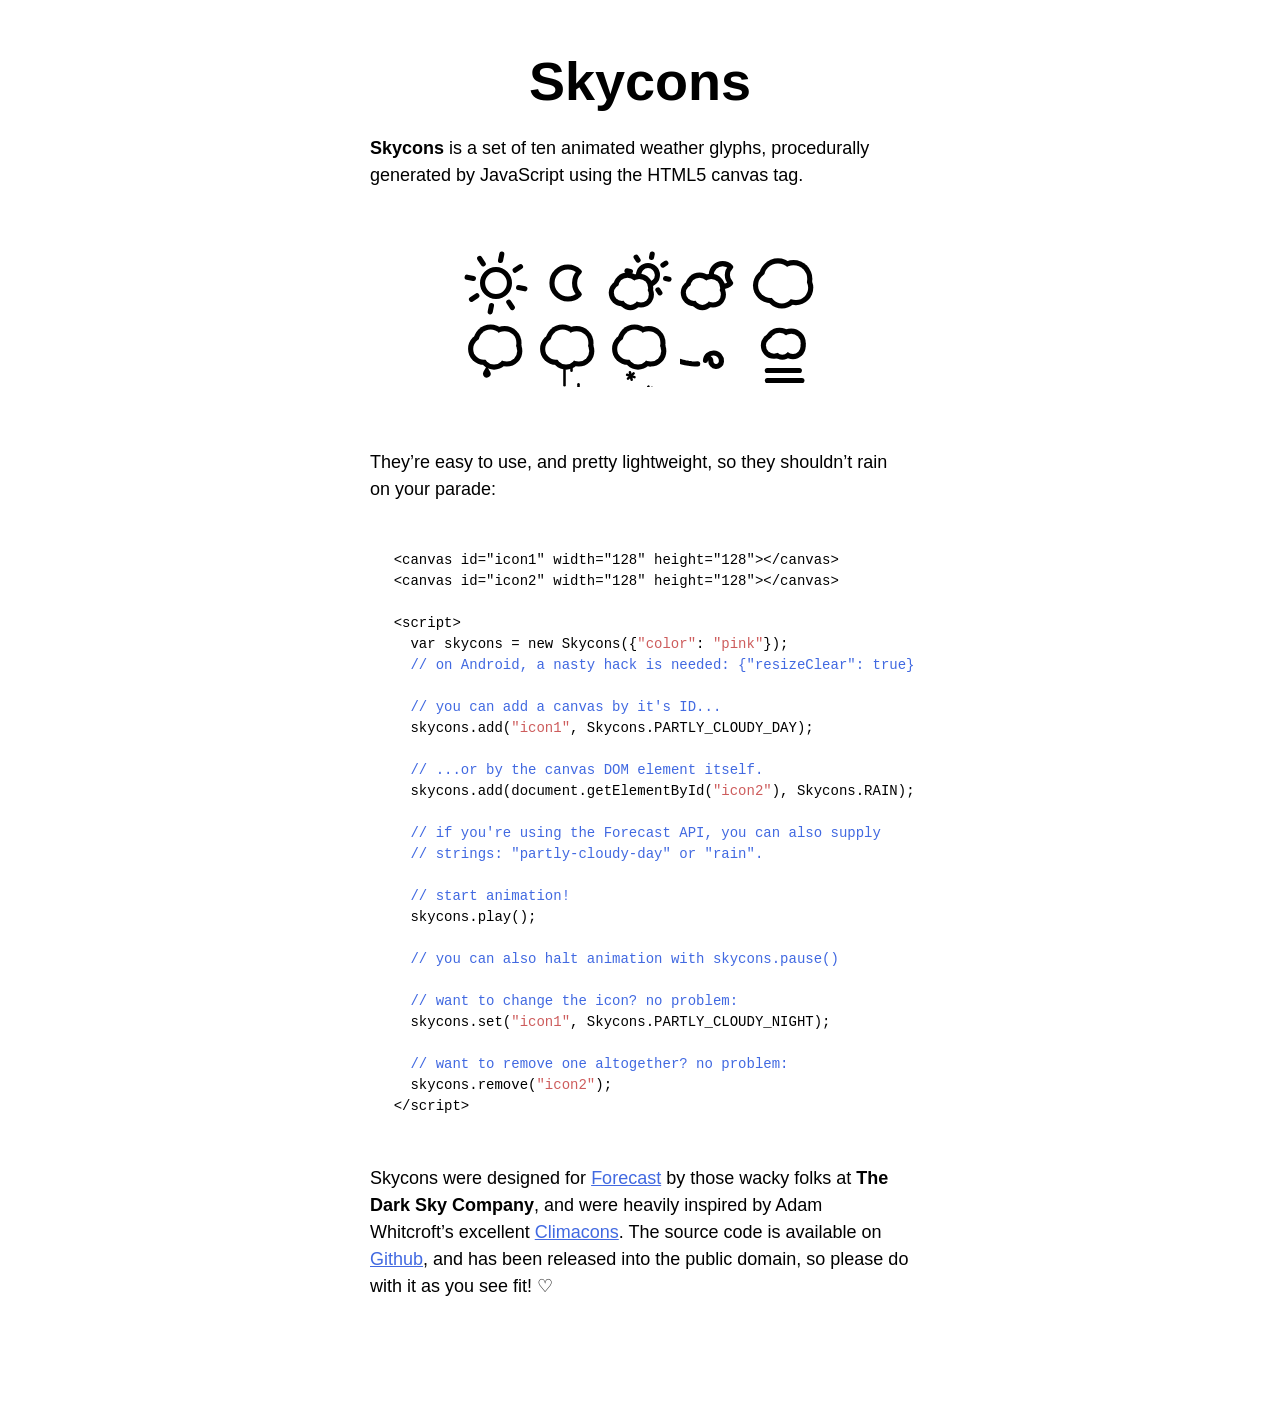
<file: static/js/skycons/index.html>
<!DOCTYPE html>
<html>
  <head>
    <title>Skycons</title>
    <meta charset="us-ascii">

    <style type="text/css">
      body {
        font: 300 112.5%/1.5em "Helvetica", "Arial", sans-serif;
        margin: 3em 3em 6em;
        padding: 0;
      }

      article {
        margin: auto;
        width: 30em;
      }

      h1 {
        font-size: 3em;
        line-height: 1em;
        text-align: center;
        margin: 0.5em 0;
      }

      p {
        margin: 1.5em 0;
      }

      figure {
        margin: 3em auto;
        width: 368px;
        height: 152px;
      }

      canvas {
        display: block;
        float: left;
        margin-left: 8px;
        margin-top: 8px;
      }

      pre {
        font: 77.8%/1.5em "Lucida Sans Typewriter", "Lucida Console", "Monaco", "Bitstream Vera Sans Mono", monospace;
        margin: 3.375em 1.6875em;
      }

      a, pre span.comment {
        color: royalblue;
      }

      a:visited, pre span.constant {
        color: indianred;
      }
    </style>
  </head>

  <body>
    <article>
      <h1>Skycons</h1>

      <p><strong>Skycons</strong> is a set of ten animated weather glyphs,
      procedurally generated by JavaScript using the HTML5 canvas tag.</p>

      <figure class="icons">
        <canvas id="clear-day" width="64" height="64">
        </canvas>

        <canvas id="clear-night" width="64" height="64">
        </canvas>

        <canvas id="partly-cloudy-day" width="64" height="64">
        </canvas>

        <canvas id="partly-cloudy-night" width="64" height="64">
        </canvas>

        <canvas id="cloudy" width="64" height="64">
        </canvas>

        <canvas id="rain" width="64" height="64">
        </canvas>

        <canvas id="sleet" width="64" height="64">
        </canvas>

        <canvas id="snow" width="64" height="64">
        </canvas>

        <canvas id="wind" width="64" height="64">
        </canvas>

        <canvas id="fog" width="64" height="64">
        </canvas>
      </figure>

      <p>They&rsquo;re easy to use, and pretty lightweight, so they
      shouldn&rsquo;t rain on your parade:</p>

      <pre>&lt;canvas id="icon1" width="128" height="128"&gt;&lt;/canvas&gt;
&lt;canvas id="icon2" width="128" height="128"&gt;&lt;/canvas&gt;

&lt;script&gt;
  var skycons = new Skycons({<span class="constant">"color"</span>: <span class="constant">"pink"</span>});
  <span class="comment">// on Android, a nasty hack is needed: {"resizeClear": true}</span>

  <span class="comment">// you can add a canvas by it's ID...</span>
  skycons.add(<span class="constant">"icon1"</span>, Skycons.PARTLY_CLOUDY_DAY);

  <span class="comment">// ...or by the canvas DOM element itself.</span>
  skycons.add(document.getElementById(<span class="constant">"icon2"</span>), Skycons.RAIN);

  <span class="comment">// if you're using the Forecast API, you can also supply
  // strings: "partly-cloudy-day" or "rain".</span>

  <span class="comment">// start animation!</span>
  skycons.play();

  <span class="comment">// you can also halt animation with skycons.pause()</span>

  <span class="comment">// want to change the icon? no problem:</span>
  skycons.set(<span class="constant">"icon1"</span>, Skycons.PARTLY_CLOUDY_NIGHT);

  <span class="comment">// want to remove one altogether? no problem:</span>
  skycons.remove(<span class="constant">"icon2"</span>);
&lt;/script&gt;</pre>

      <p>Skycons were designed for <a href="http://forecast.io/">Forecast</a>
      by those wacky folks at <strong>The Dark Sky Company</strong>, and were
      heavily inspired by Adam Whitcroft&rsquo;s excellent
      <a href="http://adamwhitcroft.com/climacons/">Climacons</a>. The source
      code is available on
      <a href="http://github.com/darkskyapp/skycons">Github</a>, and has been
      released into the public domain, so please do with it as you see fit!
      &#9825;</p>
    </article>

    <script src="skycons.js"></script>

    <script>
      var icons = new Skycons(),
          list  = [
            "clear-day", "clear-night", "partly-cloudy-day",
            "partly-cloudy-night", "cloudy", "rain", "sleet", "snow", "wind",
            "fog"
          ],
          i;

      for(i = list.length; i--; )
        icons.set(list[i], list[i]);

      icons.play();
    </script>
  </body>
</html>
</file>
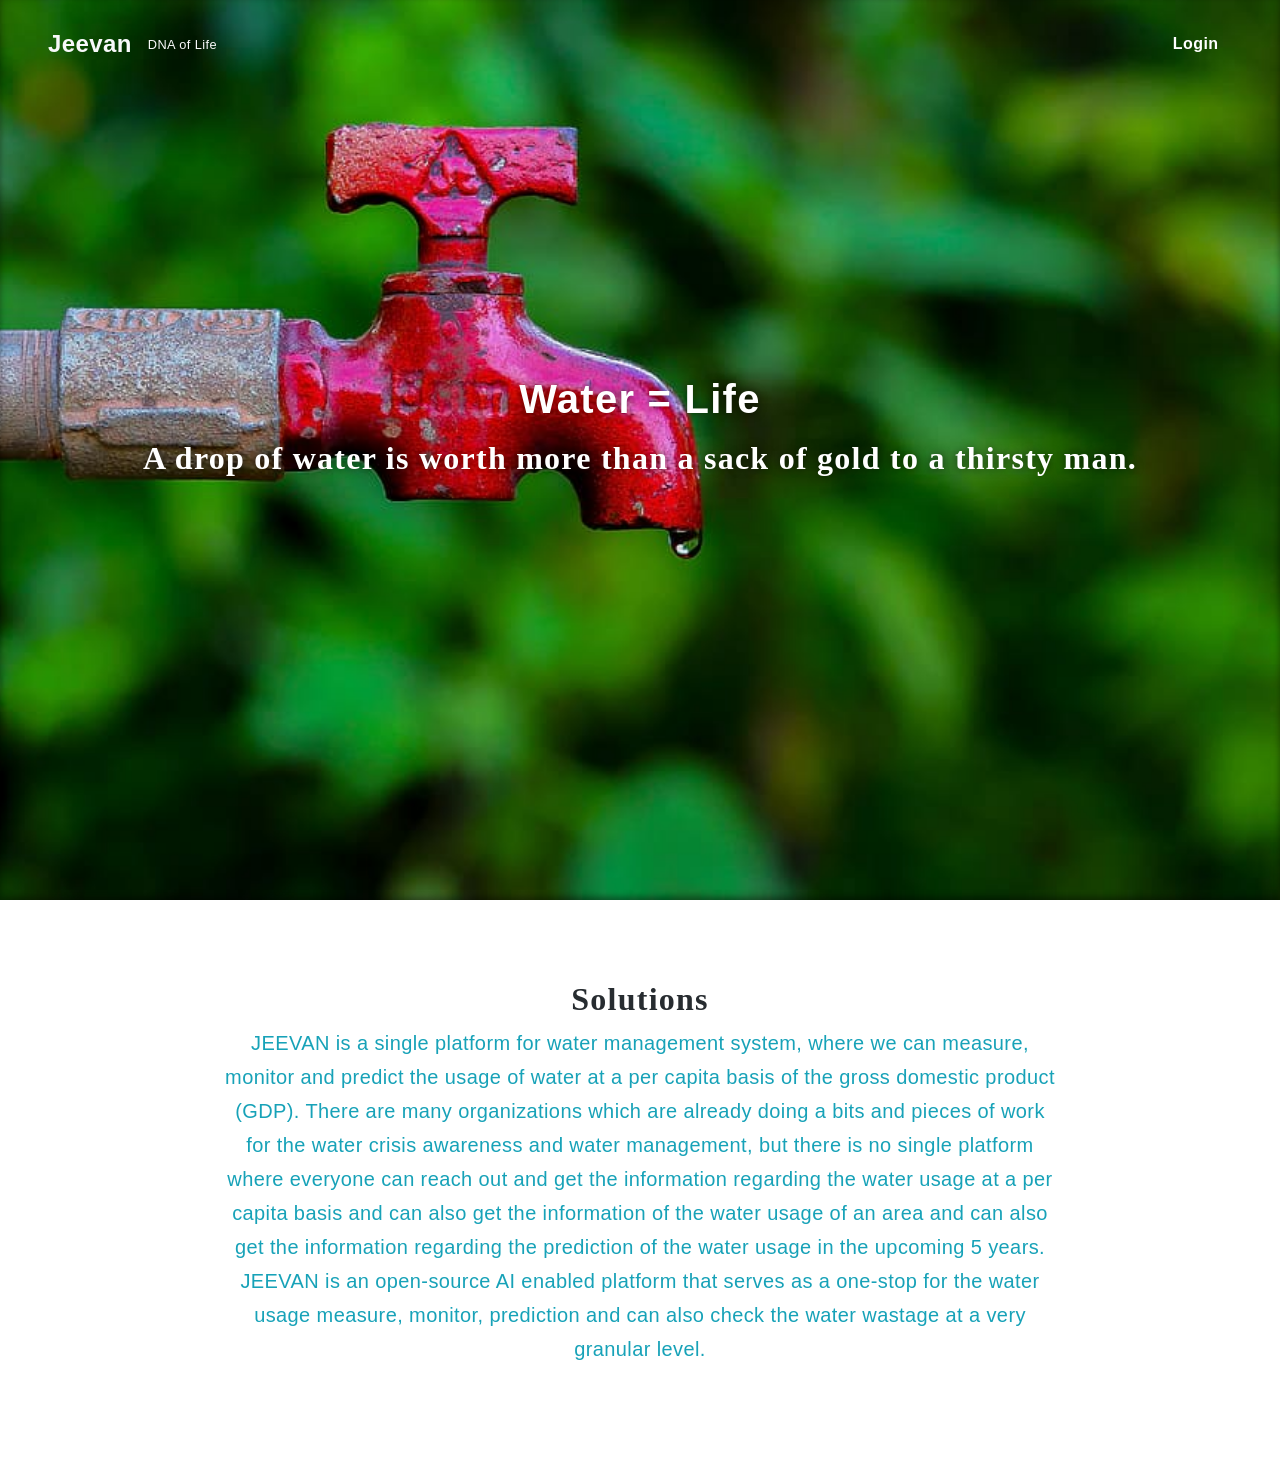
<file: static/landing.html>
<!DOCTYPE html>
<!-- saved from url=(0039)https://demo.themely.com/serenity-lite/ -->
<html lang="en-US" class="js"><!--<![endif]--><head>
    <title>Jeevan, DNA of Life</title>
<style type="text/css">
img.wp-smiley,
img.emoji {
	display: inline !important;
	border: none !important;
	box-shadow: none !important;
	margin: 0 .07em !important;
	vertical-align: -0.1em !important;
	background: none !important;
	padding: 0 !important;
}
</style>
<link rel="stylesheet" id="serenity-lite-bootstrap-css" href="./landing/bootstrap.min.css" type="text/css" media="all">
<link rel="stylesheet" id="serenity-lite-base-css" href="./landing/style.css" type="text/css" media="all">
    <style type="text/css">
        section.hero {
            background: url(./landing/wb.jpg) no-repeat center top;
            background-size: cover;
        }
        section.contact {background-color: #291734;}
        section.testimonials {background-color: #ea3d56;}
        section.newsletter {background-color: #ecf2ff;}
        section.calltoaction .blacklayer {
            background-color: #2F5BE7;
            opacity: 0.95;
        }
        .page-footer {background-color: #291734;}
    </style>
    <style type="text/css">.recentcomments a{display:inline !important;padding:0 !important;margin:0 !important;}</style></head>

<body class="home page-template page-template-template-onepage page-template-template-onepage-php page page-id-415" data-gr-c-s-loaded="true">

    <div class="body-wrap fullwidth-container">
        <nav class="navbar fixed-top navbar-expand-lg justify-content-between px-md-5 py-4 fullwidth-container navbar-dark bg-transparent" itemscope="" itemtype="http://schema.org/SiteNavigationElement" role="navigation">
                <div class="navbar-brand py-0 mb-0">
                    <a href="/" title="Serenity" rel="home" class="site-title text-light">Jeevan</a>
                </div>
                <span class="navbar-text site-description text-light small d-none d-md-block">DNA of Life</span>
                <button class="navbar-toggler" type="button" data-toggle="collapse" data-target="#navbar-content" aria-controls="navbar-content" aria-expanded="false" aria-label="Toggle Navigation"><span class="navbar-toggler-icon"></span></button>
                <div class="collapse navbar-collapse" id="navbar-content">
                    <ul id="primary-menu" class="navbar-nav ml-auto">
                        <li id="menu-item-368" class="menu-item menu-item-type-custom menu-item-object-custom menu-item-368 nav-item active"><a title="" href="login" class="nav-link">Login</a></li>
                        </ul>  
                </div>
        </nav>

<section id="welcome" class="hero position-relative py-15">

    <div class="container h-100">
        
        <div class="row h-100">
            
            <div class="col-12 my-auto">
                
                <div class="title text-center text-light">

                    <h1 class="mb-3">Water = Life</h1>

                    <h2 class="mb-5">A drop of water is worth more than a sack of gold to a thirsty man.</h2>

                </div>      
        </div>
        </div>
    </div>
</section>

<section id="features" class="features py-7">
	<div class="container">
		<div class="row">
			<div class="col-md-12 text-center text-dark">
				<h2 class="section-title">Solutions</h2>
                <p class="lead text-info w-75 mx-auto">
                    JEEVAN is a single platform for water management system, where we can measure, monitor and predict the usage of water at a per capita basis of the gross domestic product (GDP). There are many organizations which are already doing a bits and pieces of work for the water crisis awareness and water management, but there is no single platform where everyone can reach out and get the information regarding the water usage at a per capita basis and can also get the information of the water usage of an area and can also get the information regarding the prediction of the water usage in the upcoming 5 years. JEEVAN is an open-source AI enabled platform that serves as a one-stop for the water usage measure, monitor, prediction and can also check the water wastage at a very granular level.
                </p>
			</div>
		</div>	
	</div>
</section>
</div>
<script type="text/javascript">
</script> 
</body>
</html>
</file>
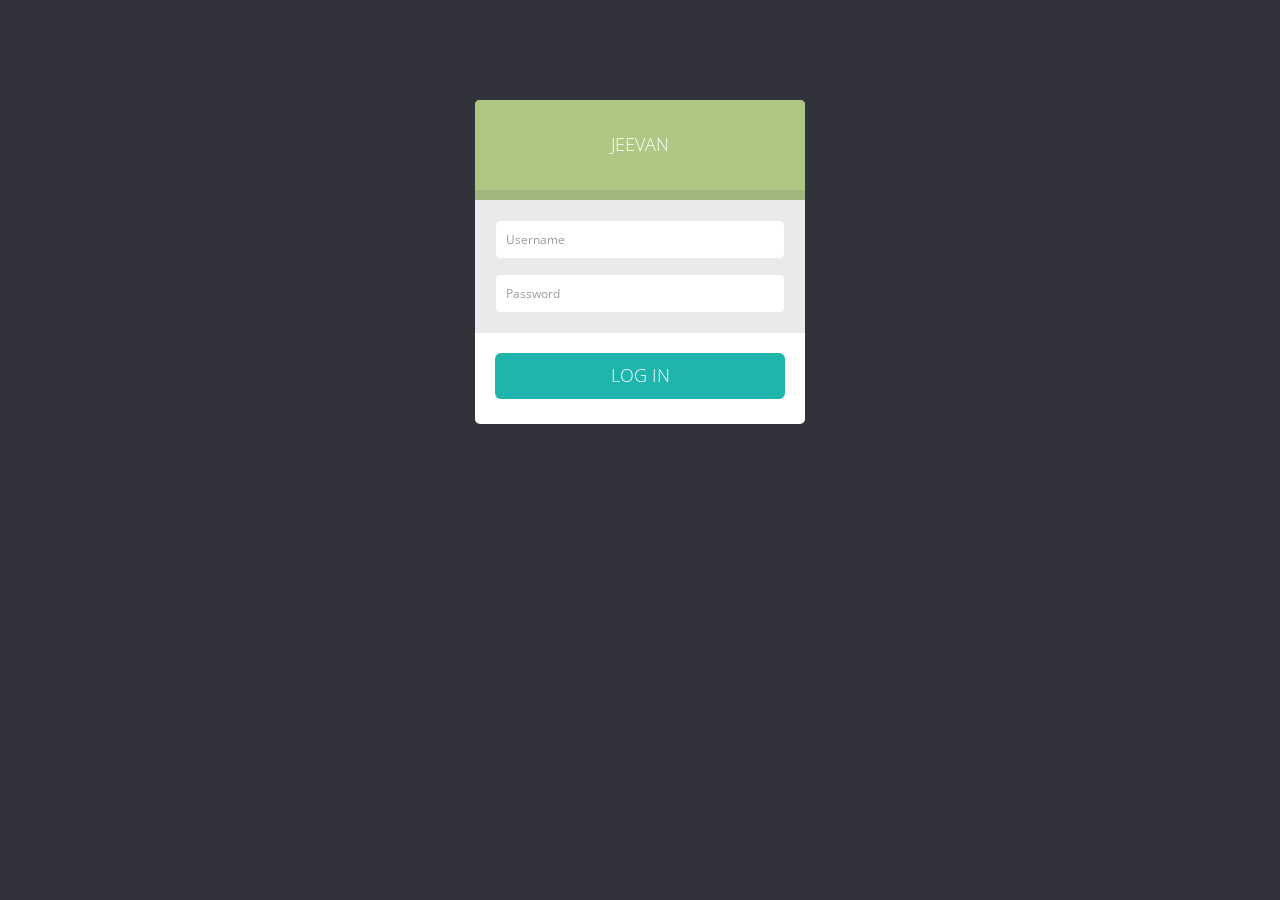
<file: static/login.html>
﻿<!DOCTYPE html>
<html lang="en">
<head>
    <meta charset="utf-8">

    <meta name="viewport" content="width=device-width, initial-scale=1.0">
    <meta name="description" content="">
    <meta name="author" content="ThemeBucket">
    <link rel="shortcut icon" href="images/favicon.png">

    <title>Jeevan - Login</title>

    <!--Core CSS -->
    <link href="bs3/css/bootstrap.min.css" rel="stylesheet">
    <link href="css/bootstrap-reset.css" rel="stylesheet">
    <link href="font-awesome/css/font-awesome.css" rel="stylesheet" />

    <!-- Custom styles for this template -->
    <link href="css/style.css" rel="stylesheet">
    <link href="css/style-responsive.css" rel="stylesheet" />

    <!-- Just for debugging purposes. Don't actually copy this line! -->
    <!--[if lt IE 9]>
    <script src="js/ie8-responsive-file-warning.js"></script><![endif]-->

    <!-- HTML5 shim and Respond.js IE8 support of HTML5 elements and media queries -->
    <!--[if lt IE 9]>
    <script src="https://oss.maxcdn.com/libs/html5shiv/3.7.0/html5shiv.js"></script>
    <script src="https://oss.maxcdn.com/libs/respond.js/1.3.0/respond.min.js"></script>
    <![endif]-->
</head>

  <body class="login-body">

    <div class="container">

      <div class="form-signin">
        <h2 class="form-signin-heading">Jeevan</h2>
        <div class="login-wrap">
            <div class="user-login-info">
                <input type="text" class="form-control" placeholder="Username" id="txtUserName" autofocus>
                <input type="password" class="form-control" placeholder="Password" id="txtPassword">
            </div>
            <!-- <label class="checkbox">
                <input type="checkbox" value="remember-me"> Remember me
                <span class="pull-right">
                    <a data-toggle="modal" href="#myModal"> Forgot Password?</a>

                </span>
            </label> -->
            <button class="btn btn-lg btn-login btn-block" type="submit" id="btnLogin">Log in</button>

        </div>

          <!-- Modal -->
          <div aria-hidden="true" aria-labelledby="myModalLabel" role="dialog" tabindex="-1" id="myModal" class="modal fade">
              <div class="modal-dialog">
                  <div class="modal-content">
                      <div class="modal-header">
                          <button type="button" class="close" data-dismiss="modal" aria-hidden="true">&times;</button>
                          <h4 class="modal-title">Forgot Password ?</h4>
                      </div>
                      <div class="modal-body">
                          <p>Enter your e-mail address below to reset your password.</p>
                          <input type="text" name="email" placeholder="Email" autocomplete="off" class="form-control placeholder-no-fix">

                      </div>
                      <div class="modal-footer">
                          <button data-dismiss="modal" class="btn btn-default" type="button">Cancel</button>
                          <button class="btn btn-success" type="button">Submit</button>
                      </div>
                  </div>
              </div>
          </div>
          <!-- modal -->

        </div>

    </div>



    <!-- Placed js at the end of the document so the pages load faster -->

    <!--Core js-->
    <script src="js/jquery.js"></script>
    <script src="bs3/js/bootstrap.min.js"></script>
    <script src="js/developer/login.js"></script>
  </body>
</html>
</file>
<file: static/landing/style.css>
/*  
Theme Name: Serenity Lite
Theme URI: https://www.themely.com/themes/serenity/
Author: Themely
Author URI: https://www.themely.com/
Description: Serenity Lite is a clean, modern and elegant one page theme designed for professionals, businesses & self-employed individuals. Its strength lies in displaying all your content on a single page, is easily customizable and allows you to build a stunning website in minutes. Serenity Lite doesn’t depend on bloated frameworks or page-builders to display content but relies on powerful native WordPress widgets, pages and Live Customizer; making it ideal for both beginners and experienced users. It’s responsive, search engine friendly and light-weight. Serenity Lite can be used for small business, startup, professional, agency, firm as well as personal portfolio websites, blogs and niche sites like: Cafe, Beauty Spa, Charity, Yoga, Restaurant, Wedding, Dentist, Architect, Medical Doctor, Teacher, Educator, Education, Lawyer, Attorney, Consultant, Personal Trainer, Musician, Real Estate Agent, Private Courses, Translator, Travel Blogger, Tourism, Tour Guide, Daycare, Health & Fitness Expert, Writer, Author, Small Business and many more. Features Include: Fully responsive layout, Font Awesome icons, Google fonts, contact form, Mailchimp newsletter form, 11 one-page sections (Hero, Features, About, Services, Photo Gallery, Team Members, Testimonials, Call-to-Action, Brand Logos, Newsletter, Latest Blog and Contact). Try it out, and see how easy it is to build a professional website.
Version: 1.1.5.1
Tags: one-column, two-columns, featured-images, custom-menu, custom-logo, right-sidebar, full-width-template, theme-options, translation-ready, threaded-comments, portfolio, photography, blog
License: GNU General Public License v2 or later
License URI: http://www.gnu.org/licenses/gpl-2.0.html
Text Domain: serenity-lite
*/

/* Table of Contents
==================================================
#Body
#Accessibility
#Alignments
#Common
#Navigation
#One-page Sections
--#Welcome
--#Features
--#Gallery
--#Testimonials
--#Services
--#Brands
--#Call to Action
--#About
--#Team
--#Blog
--#Newsletter
--#Contact
#Footer
#Post/Page Content
#Widgets
#Comments
#Media
#Galleries
#Style Guide
#Woocommerce
#FontAwesome Icons
#Responsive (Media Queries)
#Custom CSS
==================================================*/

/*--------------------------------------------------------------
Body
--------------------------------------------------------------*/

* {
    outline: none!important;
}
html {
    font-size: 16px;
}
a {
  -webkit-transition: all 0.3s ease 0s;
  -moz-transition: all 0.3s ease 0s;
  -o-transition: all 0.3s ease 0s;
  transition: all 0.3s ease 0s;
}
body {
    font-family: "Rubik", sans-serif;
    line-height: 1.7;
    background-color: #dfe3e8;
    letter-spacing: .025em;
    font-weight: normal;
}
.boxed-container {
    max-width: 1440px;
    margin: 0 auto;
    box-shadow: 0 24px 48px rgba(17,16,62,0.12);
}
.fullwidth-container {
  max-width: 100%;
}
.body-wrap {
    background: #fff;
    overflow: hidden;
    display: flex;
    flex-direction: column;
    min-height: 100vh;

}

/*--------------------------------------------------------------
Accessibility
--------------------------------------------------------------*/

.screen-reader-text {
    clip: rect(1px, 1px, 1px, 1px);
    height: 1px;
    overflow: hidden;
    position: absolute !important;
    width: 1px;
    word-wrap: normal !important;
    /* Many screen reader and browser combinations announce broken words as they would appear visually. */
}
.screen-reader-text:focus {
    background-color: #f1f1f1;
    -webkit-border-radius: 3px;
    border-radius: 3px;
    -webkit-box-shadow: 0 0 2px 2px rgba(0, 0, 0, 0.6);
    box-shadow: 0 0 2px 2px rgba(0, 0, 0, 0.6);
    clip: auto !important;
    color: #21759b;
    display: block;
    font-size: 14px;
    font-size: 0.875rem;
    font-weight: 700;
    height: auto;
    left: 5px;
    line-height: normal;
    padding: 15px 23px 14px;
    text-decoration: none;
    top: 5px;
    width: auto;
    z-index: 100000;
}

/*--------------------------------------------------------------
Alignments
--------------------------------------------------------------*/

.alignleft {
    display: inline;
    float: left;
    margin-right: 1.5em;
    margin-top: .5em;
}
.alignright {
    display: inline;
    float: right;
    margin-left: 1.5em;
    margin-top: .5em;
}
.aligncenter {
    clear: both;
    display: block;
    margin-left: auto;
    margin-right: auto;
}
.wp-block-image {
  margin-bottom: 0;
}
.wp-block-image .alignright {
    float: right;
    margin-left: 2em;
}
.wp-block-image .alignleft {
    float: left;
    margin-right: 2em;
}

/*--------------------------------------------------------------
Common
--------------------------------------------------------------*/

.h1,
.h2,
.h3,
.h4,
h1,
h2,
h3,
h4 {
  letter-spacing: 1.25px;
  color: #272c30;
  font-family: Lato, serif;
  font-weight: 700;
}
.pb-6,
.py-6 {
  padding-bottom: 4rem !important;
}
.pt-6,
.py-6 {
  padding-top: 4rem !important;
}
.pb-7,
.py-7 {
  padding-bottom: 5rem !important;
}
.pt-7,
.py-7 {
  padding-top: 5rem !important;
}
.pb-8,
.py-8 {
  padding-bottom: 6rem !important;
}
.pt-8,
.py-8 {
  padding-top: 6rem !important;
}
.pb-9,
.py-9 {
  padding-bottom: 7rem !important;
}
.pt-9,
.py-9 {
  padding-top: 7rem !important;
}
.pb-10,
.py-10 {
  padding-bottom: 8rem !important;
}
.pt-10,
.py-10 {
  padding-top: 8rem !important;
}
.pb-11,
.py-11 {
  padding-bottom: 9rem !important;
}
.pt-11,
.py-11 {
  padding-top: 9rem !important;
}
.pb-12,
.py-12 {
  padding-bottom: 10rem !important;
}
.pt-12,
.py-12 {
  padding-top: 10rem !important;
}
.pb-13,
.py-13 {
  padding-bottom: 11rem !important;
}
.pt-13,
.py-13 {
  padding-top: 11rem !important;
}
.pb-14,
.py-14 {
  padding-bottom: 12rem !important;
}
.pt-14,
.py-14 {
  padding-top: 12rem !important;
}
.pb-15,
.py-15 {
  padding-bottom: 13rem !important;
}
.pt-15,
.py-15 {
  padding-top: 13rem !important;
}
.pt-16,
.py-16 {
  padding-top: 14rem !important;
}
.pt-17,
.py-17 {
  padding-top: 15rem !important;
}
.pt-18,
.py-18 {
  padding-top: 16rem !important;
}
.pt-19,
.py-19 {
  padding-top: 17rem !important;
}
.pt-20,
.py-20 {
  padding-top: 18rem !important;
}
.shadow {
    box-shadow: 0 1px 9px 0 rgba(30,86,178,.15) !important;
}
.card {
  border:none !important;
}
.text-white {
  color: #ffffff !important;
}
.text-dark {
  color: #343a40 !important;
}
.text-light h1,
.text-light h2,
.text-light h3,
.text-light h4,
.text-light h5,
.text-light h6,
.text-light .h1,
.text-light .h2,
.text-light .h3,
.text-light .h4,
.text-light .h5,
.text-light .h6,
.text-light p,
.text-light .icon {
  color: #fff !important;
}
.blacklayer {
  background-color: #1F1F1F;
  position: absolute;
  z-index: 0;
  width: 100%;
  height: 100%;
  top: 0;
  left: 0;
  opacity: 0.55;
}
.variations label {
  color: #333;
}
.size-auto,
.size-full,
.size-large,
.size-medium,
.size-thumbnail {
  max-width: 100%;
  height: auto;
}
.bg-dimped__dark {
  background-color: rgba(0, 0, 0, 0.2);
}

/*--------------------------------------------------------------
Navigation
--------------------------------------------------------------*/
.navbar {
  font-family: Poppins, sans-serif;
  font-weight: 600;
}
.navbar-brand {
  display: inline-block;
  font-size: 1.5rem;
  max-width: 70%;
  white-space: normal;
}
.navbar a.nav-link {
  font-family: Poppins, Helvetica, Arial, sans-serif;
  font-size: 1rem;
  font-weight: 600;
  letter-spacing: .025em;
}
.page-template-template-onepage .navbar .custom-logo-link {display: none;}
.page-template-template-onepage .navbar .custom-logo-link-light {display: block;}
.dropdown-menu {
  box-shadow: 0 5px 30px 5px rgba(69, 79, 91, 0.2);
  border-radius: 5px;
  background-color: #ffffff;
  border: 0;
  top: 95%;
}
.dropdown-item {
  border-left: 3px solid transparent;
}
.dropdown-item:focus,
.dropdown-item:hover {
  border-left-color: #17a2b8;
}
.dropdown:hover > .dropdown-menu {
  display: block;
}
.dropdown > .dropdown-toggle:active {
  /*Without this, clicking will make it sticky*/
  pointer-events: none;
}
.dropdown-menu {
  font-size: 14px;
}
.navbar-toggler-icon {
  background-image: url("data:image/svg+xml;charset=utf8,%3Csvg viewBox='0 0 30 30' xmlns='http://www.w3.org/2000/svg'%3E%3Cpath stroke='rgba(0, 0, 0, 1)' stroke-width='2' stroke-linecap='round' stroke-miterlimit='10' d='M4 7h22M4 15h22M4 23h22'/%3E%3C/svg%3E");
}
.dropdown-toggle::after {
  font-weight: 900;
  font-family: Font Awesome\ 5 Free;
  content: "\f107";
  vertical-align: top;
  border-top: none;
  border-right: none;
  border-bottom: none;
  border-left: none;
}
.navbar-dark .navbar-toggler {
    border-color: transparent;
}
.navbar-dark .navbar-toggler-icon {
    background-image: url("data:image/svg+xml;charset=utf8,%3Csvg viewBox='0 0 30 30' xmlns='http://www.w3.org/2000/svg'%3E%3Cpath stroke='rgba(255, 255, 255, 1)' stroke-width='2' stroke-linecap='round' stroke-miterlimit='10' d='M4 7h22M4 15h22M4 23h22'/%3E%3C/svg%3E");
}
.navbar-light .navbar-toggler {
  border-color: transparent;
}
.navbar-light .navbar-toggler-icon {
    background-image: url("data:image/svg+xml;charset=utf8,%3Csvg viewBox='0 0 30 30' xmlns='http://www.w3.org/2000/svg'%3E%3Cpath stroke='rgba(0, 0, 0, 1)' stroke-width='2' stroke-linecap='round' stroke-miterlimit='10' d='M4 7h22M4 15h22M4 23h22'/%3E%3C/svg%3E");
}
/*--------------------------------------------------------------
Buttons
--------------------------------------------------------------*/
.btn {
  font-family: Poppins, sans-serif;
  font-weight: 500;
}
.btn-primary {
  background-color: #2f5be7;
  border-color: #2f5be7;
}
.btn-primary:hover, .btn-primary:focus, .btn-primary.focus, .btn-primary:active, .btn-primary.active {
}
.btn-pink {
  background-color: #ea3d56;
  border-color: #ea3d56;
  color: #fff;
}
.btn-pink:hover, .btn-pink:focus, .btn-pink.focus, .btn-pink:active, .btn-pink.active {
}
.btn-lg.btn-pill {
    padding: 1.25rem 3rem;
    border-radius: 99px;
    font-size: 1rem;
}

/*--------------------------------------------------------------
Welcome
--------------------------------------------------------------*/

.hero {
    background-size: cover;
    -webkit-box-shadow: inset 0 -3px 6px 0 rgba(0, 0, 0, 0.4);
    -moz-box-shadow: inset 0 -3px 6px 0 rgba(0, 0, 0, 0.4);
    box-shadow: inset 0 -3px 6px 0 rgba(0, 0, 0, 0.4);
}
.hero h1,
.hero h2,
.hero .lead {
  text-shadow: 0 0 8px rgba(0, 0, 0, 0.6);
}
.hero h1 {
  font-family: Poppins, sans-serif;
}

/*--------------------------------------------------------------
Features
--------------------------------------------------------------*/
.features .widget p:last-child {
  margin-bottom: 0;
}

/*--------------------------------------------------------------
Gallery
--------------------------------------------------------------*/

.gallery .container-fluid {
    padding-left: 0;
    padding-right: 0;
}
.gallery .tiled-gallery {
    margin-bottom: 0;
}
.gallery .gallery-item {
    width: auto !important;
}

.gallery .no-gutter.row,
.gallery .no-gutter.container,
.gallery .no-gutter.container-fluid {
  margin-left: 0;
  margin-right: 0;
}

.gallery .no-gutter > [class^="col-"] {
  padding-left: 0;
  padding-right: 0;
}
.gallery img.img-fluid {
    width: 100%;
}

/*--------------------------------------------------------------
Testimonials
--------------------------------------------------------------*/

.testimonials .quote-body:before {
  font-size: 72px;
  top: 20px;
  content: "\201C";
  font-family: 'georgia';
  position: absolute;
}
.testimonials .quote-author {
  font-family: Rubik, Helvetica, Arial, sans-serif;
  font-size: 1rem;
  font-weight: 500;
}
.testimonials .quote-image {
  width: 48px;
  min-height: 48px;
}

/*--------------------------------------------------------------
Services
--------------------------------------------------------------*/
.services .widget p:last-child {
  margin-bottom: 0;
}

/*--------------------------------------------------------------
About
--------------------------------------------------------------*/


/*--------------------------------------------------------------
Team
--------------------------------------------------------------*/
.team .widget p:last-child {
  margin-bottom: 0;
}

/*--------------------------------------------------------------
Blog
--------------------------------------------------------------*/


/*--------------------------------------------------------------
Newsletter
--------------------------------------------------------------*/

.newsletter .widget_text p:last-child {
  margin-bottom: 0;
}
.newsletter .mc4wp-form .input-group-addon {
    padding: 0;
    border: none;
    background-color: transparent;
}
.newsletter .mc4wp-form .mc4wp-response .mc4wp-alert {
    color: #fedd7a;
    margin-top: 20px;
}

/*--------------------------------------------------------------
Contact
--------------------------------------------------------------*/

/* wpForms */
div.wpforms-container-full .wpforms-form input.wpforms-field-medium,
div.wpforms-container-full .wpforms-form select.wpforms-field-medium,
div.wpforms-container-full .wpforms-form .wpforms-field-row.wpforms-field-medium {
  max-width: 100% !important;
}
div.wpforms-container-full .wpforms-form .wpforms-required-label,
div.wpforms-container-full .wpforms-form label.wpforms-error {
  color: inherit !important;
}
div.wpforms-confirmation-container-full {
    color: inherit !important;
    background: transparent !important;
    border: 1px solid #fff !important;
}

/* Forminator */
.forminator-ui.forminator-custom-form-469.forminator-design--default .forminator-label,
.et-db #et-boc .et_pb_module .forminator-ui.forminator-custom-form-469.forminator-design--default .forminator-label {
    color: inherit !important;
}
.forminator-ui.forminator-custom-form-469.forminator-design--default .forminator-description,
.et-db #et-boc .et_pb_module .forminator-ui.forminator-custom-form-469.forminator-design--default .forminator-description {
    color: inherit !important;
}

/*--------------------------------------------------------------
Footer
--------------------------------------------------------------*/
.page-footer .border-top {
    border-top: none !important;
    background: linear-gradient(to right, rgba(86,86,120,0.1) 0, rgba(86,86,120,0.6) 50%, rgba(86,86,120,0.1) 100%);
    height: 1px;
}

/*--------------------------------------------------------------
Pages & Posts
--------------------------------------------------------------*/

.entry-title a {
    color: #291734;
}
/* Pagination */
.pagination {
    text-align: center;
    font-size: .85em;
}
.pagination .nav-links {
    margin: 0;
    list-style: none;
}
.pagination .page-numbers {
    display: inline-block;
}
.pagination .page-numbers .fa {
    line-height: inherit;
}
.pagination .next,
.pagination .prev {
  background-color: #212529;
}
.pagination .page-numbers {
    border-radius: .3rem;
    color: #9b9b9b;
    padding: .25em 1em;
    position: relative;
    vertical-align: baseline;
}
.pagination .page-numbers.current {
    background-color: #eee;
    color: #444;
}
/* Post Navigation */
.post-navigation {
    padding-top: 3rem !important;
    margin-top: 3rem !important;
    border-top: 1px solid #dee2e6 !important;
}
.post-navigation .nav-links {
    display: -ms-flexbox;
    display: flex;
    -ms-flex-wrap: wrap;
    flex-wrap: wrap;
    margin-right: -15px;
    margin-left: -15px;
}
.post-navigation .nav-previous,
.post-navigation .nav-next {
  -ms-flex: 0 0 50%;
  flex: 0 0 50%;
  max-width: 50%;
  position: relative;
  width: 100%;
  min-height: 1px;
  padding-right: 15px;
  padding-left: 15px;
}
.post-navigation .nav-links > div:only-child {
    -ms-flex: 0 0 100%;
    flex: 0 0 100%;
    max-width: 100%;
}
.post-navigation .nav-next {
    text-align: right;
}


/*--------------------------------------------------------------
Widgets
--------------------------------------------------------------*/

.widget-title a {
    color: inherit;
}
/* widget forms */
.widget select {
    width: 100%;
}
/* widget lists */
.widget ul {
    list-style: none;
    margin: 0;
    padding: 0;
}
.widget ul li {
    border-bottom: 1px dotted #b7c6d3;
    padding: 0.5em 0;
}
.widget ul li:last-child {
    border-bottom: none;
}
.widget ul li + li {
    margin-top: -1px;
}
.widget ul li ul {
    margin: 0 0 -1px;
    padding: 0;
    position: relative;
}
.widget ul li li {
    border: 0;
    padding-left: 24px;
    padding-left: 1.5rem;
}
/* Widget lists of links */
.widget_top-posts ul li ul,
.widget_rss_links ul li ul,
.widget-grofile ul.grofile-links li ul,
.widget_pages ul li ul,
.widget_meta ul li ul {
    bottom: 0;
}
.widget_nav_menu ul li li,
.widget_top-posts ul li,
.widget_top-posts ul li li,
.widget_rss_links ul li,
.widget_rss_links ul li li,
.widget-grofile ul.grofile-links li,
.widget-grofile ul.grofile-links li li {
    padding-bottom: 0.25em;
    padding-top: 0.25em;
}
.widget_rss ul li {
    padding-bottom: 1em;
    padding-top: 1em;
}
/* widget markup */
.widget .post-date,
.widget .rss-date {
    font-size: 0.81em;
}
/* Text widget */
.widget_text {
    word-wrap: break-word;
}
/* RSS Widget */
.widget_rss .widget-title .rsswidget:first-child {
    float: right;
}
.widget_rss .widget-title .rsswidget:first-child:hover {
    background-color: transparent;
}
.widget_rss .widget-title .rsswidget:first-child img {
    display: block;
}
.widget_rss ul li {
    padding: 2.125em 0;
}
.widget_rss ul li:first-child {
    border-top: none;
    padding-top: 0;
}
.widget_rss li .rsswidget {
    font-size: 22px;
    font-size: 1.375rem;
    font-weight: 300;
    line-height: 1.4;
}
.widget_rss .rss-date,
.widget_rss li cite {
    color: #767676;
    display: block;
    font-size: 10px;
    font-size: 0.625rem;
    font-style: normal;
    font-weight: 800;
    letter-spacing: 0.18em;
    line-height: 1.5;
    text-transform: uppercase;
}
.widget_rss .rss-date {
    margin: 0.5em 0 1.5em;
    padding: 0;
}
.widget_rss .rssSummary {
    margin-bottom: 0.5em;
}
/* Contact Info Widget */
.widget_contact_info .contact-map {
    margin-bottom: 0.5em;
}
/* Gravatar */
.widget-grofile h4 {
    font-size: 16px;
    font-size: 1rem;
    margin-bottom: 0;
}
/* Recent Comments */
.widget_recent_comments table,
.widget_recent_comments th,
.widget_recent_comments td {
    border: 0;
}
.widget_recent_comments .recentcomments a {
  font-style: italic;
}
/* Recent Posts widget */
.widget_recent_entries .post-date {
    display: block;
}
/* Search */
.search-form {
    position: relative;
}
.search-form .search-submit {
    bottom: 3px;
    padding: 0.5em 1em;
    position: absolute;
    right: 3px;
    top: 3px;
}
.search-form .search-submit .icon {
    height: 24px;
    top: -2px;
    width: 24px;
}
/* Tag cloud widget */

.widget_tag_cloud .tagcloud {
  display: inline-block;
}
.widget_tag_cloud .tagcloud a,
.widget_tag_cloud .tags-links a {
    border: 1px solid #007bff;
    font-size: 1rem !important;
    margin: 0 5px 10px 0;
    padding: 2px 8px;
    display: inline-block;
}
.widget_tag_cloud .tagcloud a:hover,
.widget_tag_cloud .tags-links a:hover {
    border-color: #007bff;
    background-color: #007bff;
    color: #fff;
    text-decoration: none;
}
.footer .tagcloud a:hover,
.footer.tags-links a:hover {
    text-decoration: none;
    box-shadow: none;
    color: #fff;
}
.widget_tag_cloud .tagcloud a {
    float: left;
    margin: 0 10px 10px 0;
    padding: 3px 8px;
}
/* Calendar widget */
.widget_calendar {
    width: 100%;
}
.widget_calendar caption {
    margin:0;
    padding:0;
}
.widget_calendar tbody td {
    background: #f5f5f5;
    border: 1px solid #fff;
    text-align: center;
    padding: 8px;
}
.widget_calendar tbody td:hover {
    background: #fff;
}
.widget_calendar tbody .pad {
    background: none;
}
.widget_calendar tfoot #next {
    text-transform: uppercase;
    text-align: right;
}


/*--------------------------------------------------------------
Comments
--------------------------------------------------------------*/

.comments-title {
    margin-bottom: 1.5em;
}

.comment-list,
.comment-list .children {
    list-style: none;
    padding: 0;
}

.comment-list li:before {
    display: none;
}
.comment-body,
.comment-list .children {
  margin-left: 4em;
}

.comment-author {
    position: relative;
    z-index: 2;
}

.comment-author .avatar {
    height: 50px;
    left: -65px;
    position: absolute;
    width: 50px;
}

.comment-author .says {
    display: none;
}

.comment-meta {
    margin-bottom: 1.5em;
}

.commentmetadata {
    font-size: small;
    text-transform: uppercase;
}

.commentmetadata a.comment-edit-link {
    margin-left: 1em;
}

.comment-body {
    margin-bottom: 3em;
}

.comment-reply-link {
    font-size: small;
    text-transform: uppercase;
}

.comment-reply-link .icon {
    left: -2em;
    height: 1em;
    position: absolute;
    top: 0;
    width: 1em;
}

.children .comment-author .avatar {
    height: 30px;
    left: -45px;
    width: 30px;
}

.bypostauthor > .comment-body > .comment-meta > .comment-author .avatar {
    border: 1px solid #333;
    padding: 2px;
}

.comments-pagination {
    margin: 2em 0 3em;
}

.form-submit {
    text-align: right;
}
.comment-form-cookies-consent input {
  margin-right: 10px;
}

/*--------------------------------------------------------------
Media
--------------------------------------------------------------*/

img,
video {
  height: auto;
  /* Make sure images are scaled correctly. */
  max-width: 100%;
  /* Adhere to container width. */
}

.page-content .wp-smiley,
.entry-content .wp-smiley,
.comment-content .wp-smiley {
    border: none;
    margin-bottom: 0;
    margin-top: 0;
    padding: 0;
}

/* Make sure embeds and iframes fit their containers. */

embed,
iframe,
object {
    margin-bottom: 1.5em;
    max-width: 100%;
}

.wp-caption,
.gallery-caption {
    font-style: italic;
    margin-bottom: 1.5em;
    max-width: 100%;
}

.wp-caption img[class*="wp-image-"] {
    display: block;
    margin-left: auto;
    margin-right: auto;
}

.wp-caption .wp-caption-text {
    margin: 0.5em;
}

.mejs-container {
    margin-bottom: 1.5em;
}

/*--------------------------------------------------------------
Galleries
--------------------------------------------------------------*/

/* The Gallery container (div) */
.gallery { }

/* A Gallery item container,
 for 3, 2 and 4 column galleries */
.gallery .gallery-item {
  margin:0 !important;
}
.gallery-columns-2 .gallery-item {}
.gallery-columns-4 .gallery-item {}

/* The actual image inside a container
for 3, 2 and 4 column galleries */

.gallery img {
  border: none !important;
}
.gallery-columns-2 .attachment-medium {}
.gallery-columns-4 .attachment-thumbnail {}
/* A gallery image caption */
.gallery .gallery-caption { }

/* Definition lists elements */

.gallery dl,
.gallery dt {}
/* Pick the second line break if two
line breaks are adjacent */
.gallery br+br { }

/*--------------------------------------------------------------
# Style Guide
--------------------------------------------------------------*/

blockquote {
    font-size: 1.4em;
    line-height: 1.6;
    margin: 1em 0 1.4em 0;
    position: relative;
    padding: 20px 0 0 8%;
    border-top: solid 4px #272c30;
}
blockquote:before {
    content: "\201C";
    font-family: 'georgia';
    position: absolute;
    left: 0;
    font-size: 60px;
    width: 30px;
    top: 25px;
    line-height: 1;
}
.pull-right,
.pull-left,
.pull-excerpt {
  font-size: 1.4em;
  line-height: 1.4;
  width: 32%;
  padding: 20px 0 0 0;
  border-top: solid 4px #272c30;
}
.pull-right,
.pull-excerpt {
  float: right;
  margin: 1.2% 0 2% 5%;
  text-align: left;
}
.pull-left {
    float: left;
    margin: 1.5% 5% 2% 0;
}
p.no-underline {
  margin:0;
}
table {
    margin-bottom: 5%;
    padding: 0;
    width: 100%;
}
table thead {
    background: #f2f2f2 none repeat scroll 0 0;
}
table thead th {
    font-weight: bold;
}
table td,
table th {
    padding: 10px 15px;
}
table td {
    border-bottom: 1px solid #f2f2f2;
}
table tr:last-child td {
    border-bottom: medium none;
}
table tr:nth-child(2n) {
    background: #f3f3f3 none repeat scroll 0 0;
}
hr {
    -moz-border-bottom-colors: none;
    -moz-border-left-colors: none;
    -moz-border-right-colors: none;
    -moz-border-top-colors: none;
    background-color: transparent;
    border-color: -moz-use-text-color -moz-use-text-color #b7c6d3;
    border-image: none;
    border-style: none none dotted;
    border-width: 0 0 1px;
    height: 1px;
    margin: 2em 0;
}
.divider {
    height: 1px;
    width: 100%;
    display: block;
    overflow: hidden;
    background-color: #e1e1e1;
}
.highlight {
    background: #fff198 none repeat scroll 0 0;
}
.wp-caption-text {
    color: #97a7b5;
    font-size: 0.9rem;
    font-style: italic;
}
.dropcap {
    float: left;
    font-size: 4rem;
    line-height: 1;
    margin: 0 12px 0 0;
    padding: 0;
    position: relative;
    text-align: center;
}


/*--------------------------------------------------------------
Woocommerce
--------------------------------------------------------------*/

.woocommerce-page .woocommerce {
    margin-top: 30px;
}
.woocommerce .product {
  margin-top: 20px;
}
.woocommerce #reviews h3 {
    margin-bottom: 10px;
}
.woocommerce span.onsale {
    line-height: 2.85em;
}
.woocommerce .input-text {
    background-color: #fff;
    background-image: none;
    border: 1px solid #ccc;
    border-radius: 4px;
    box-shadow: 0 1px 1px rgba(0, 0, 0, 0.075) inset;
    color: #555;
    display: block;
    font-size: 1rem;
    height: 34px;
    line-height: 1.42857;
    padding: 6px 12px;
    transition: border-color 0.15s ease-in-out 0s, box-shadow 0.15s ease-in-out 0s;
}
.woocommerce .input-text:focus {
    border-color: #66afe9;
    box-shadow: 0 1px 1px rgba(0, 0, 0, 0.075) inset, 0 0 8px rgba(102, 175, 233, 0.6);
    outline: 0 none;
}
.woocommerce .woocommerce-info,
.woocommerce .woocommerce-error {
    border-top: none;
}

/*--------------------------------------------------------------
Font Awesome Icons
- Override the default properties for all 600+ icons.
- Make sure to add "!important" to your styles if you have set a color in theme options panel.
Example: .fa-star {color:#333 !important;}
--------------------------------------------------------------*/


/*--------------------------------------------------------------
Responsive
--------------------------------------------------------------*/

@media (max-width: 1200px) {

}
@media (max-width: 1024px) {

}
@media (min-width: 980px) {
  .navbar-expand-lg .navbar-nav .nav-link {
    padding: 0;
    margin-right: .85rem;
    margin-left: .85rem;
  }
  .navbar-nav .nav-link {
    border-bottom: 2px solid;
    border-color: transparent;
  }
  .navbar-nav .nav-link:hover {
    border-color: #ffffff;
  }
  .navbar-nav .dropdown .nav-link:hover {
    border-color: transparent;
  }
}
@media (max-width: 979px) {
    .navbar-expand-lg .navbar-nav .nav-link {
      padding-left: 0;
      padding-right: 0;
    }
    .navbar-dark.bg-transparent {
      background-color: #2f5be7 !important;
    }
}
@media (max-width: 767px) {
  .h1,
  .h2,
  .h3,
  h1,
  h2,
  h3,
  h4 {
    word-wrap:break-word;
  }
  .h1, h1 {font-size: 8vw !important;}
  .h2, h2 {font-size: 5vw !important;}
  .navbar-dark {
    background-color: rgb(0,0,0,0.6);
  }
  .hero {
    padding-top: 25vh;
    padding-bottom: 15vh;
  }
}
@media screen and (min-width: 768px) {
  .hero {
    height: 100vh;
  }
  .gallery-item {
    max-width: 25%;
  }
  .gallery-columns-1 .gallery-item {
    max-width: 100%;
  }
  .gallery-columns-2 .gallery-item {
    max-width: 50%;
  }
  .gallery-columns-3 .gallery-item {
    max-width: 33.33%;
  }
  .gallery-columns-4 .gallery-item {
    max-width: 25%;
  }
}
@media screen and ( max-width: 782px ) and ( min-width: 768px ) {

}

@media (max-width: 480px) {
  .navbar-brand {
    font-size: 4vw !important;
    margin-right: 0;
  }
}

/*--------------------------------------------------------------
Browser Specific Media Queries
--------------------------------------------------------------*/
/* MS IE10 */

@media all and (-ms-high-contrast: none),
(-ms-high-contrast: active) {

}
/* MS Edge */

@supports (-ms-accelerator: true) {

}
/*--------------------------------------------------------------
Custom CSS
- Override the themes default styling here. You can also use the section entitled [Custom CSS] in the theme options panel.
--------------------------------------------------------------*/
</file>
<file: static/css/style-responsive.css>
@media (min-width: 768px) and (max-width: 980px) {
    /*-*/
    .prd-row .action {
        right: 25px;
    }

    .hr-menu .brand{
        width: 100%;
    }

    .hr-menu .horizontal-menu {
        margin: 10px 0;
    }

    .hr-menu .hr-top-nav {
        margin-top: 10px;
        float: right;
    }
    .media-gal .item {
        width: 100%;
    }

    .media-filter {
        margin: 25px 0;
    }
}

@media (min-width: 480px) and (max-width: 767px) {
  .header{
    position: relative! important;
    margin-top: 80px ! important;
}
    .merge-header{
        margin-right: 0px !important;
    }
.brand{
    width: 100%;
    float: none;
    position: fixed;
    top: 0px;
    z-index: 1005;
}
    .sidebar-toggle-box{
        right: 10px;
    }
    .top-nav{
        margin-bottom: 20px;
    }
    .top-menu{
        margin-right: 10px;
    }
    .wrapper{
        margin-top: 0px;
    }
    ul.sidebar-menu {
        margin-top: 0px;
    }
    #sidebar{
        position: fixed !important;
        z-index: 1002;
        top: 80px;
    }
    #main-content{
        margin-left: 0px;
    }
    /*calendar*/
    .fc-button-inner {
        padding: 0;
    }
    /*-*/
    .prd-row .action {
        right: 25px;
    }

    .weather-full-info ul li {
        width: 15.8%;
    }

    .today-status {
        margin-bottom: 10px;
    }

    .hr-toggle {
        background: #32D2C9;
        color: rgba(0, 0, 0, 0.3);
        border-radius: 50%;
        -webkit-border-radius: 50%;
        height: 30px;
        line-height: 0;
        margin-top: -58px;
        position: fixed;
        right: 10px;
        width: 30px;
        z-index: 10000;
    }

    .hr-top-nav {
        display: inline-block;
        float: right;
        margin: 10px 0;
    }

    .horizontal-menu {
        width: 100%;
    }

    .horizontal-menu .navbar-nav > li {
        margin-bottom: 10px;
    }
    .lock-wrapper {
        padding: 0 20px;
    }

    .lock-wrapper img {
        width: 140px;
        height: 140px;
        margin-top: 10px;
    }

    .lock-pwd input {
        width: 70%;
    }

    #time {
        font-size: 100px;
    }
    .media-gal .item {
        width: 100%;
    }
    .media-filter {
        margin: 25px 0;
    }

    .media-filter + .pull-right, .media-filter + .pull-right + .btn  {
        float: left !important;
    }
}
@media (max-width:767px){
    #sidebar{
        margin-left:-240px;
        -webkit-transition:all .3s ease-in-out;
        -moz-transition:all .3s ease-in-out;
        -o-transition:all .3s ease-in-out;
        transition:all .3s ease-in-out;
    }
    .hide-left-bar {
        margin-left:0px!important;
    }
    ul.sidebar-menu{
        padding-top: 0px;
    }
    /*-*/
    .prd-row .action {
        right: 25px;
    }
    .lock-wrapper {
        padding: 0 20px;
    }
    .lock-wrapper img {
        width: 140px;
        height: 140px;
        margin-top: 10px;
    }
    .lock-pwd input {
        width: 70%;
    }

    #time {
        font-size: 100px;
    }

    .media-gal .item {
        width: 100%;
    }
    .media-filter {
        margin: 25px 0;
    }

    .media-filter + .pull-right, .media-filter + .pull-right + .btn  {
        float: left !important;
    }

}
@media (max-width: 479px) {
    body{
        margin-top:80px !important;
    }
    .header{
        position: relative !important;

    }
    .merge-header{
        margin-right: 0px !important;
    }
    .brand{
        width: 100%;
        float: none;
        position: fixed;
        top: 0px;
        z-index: 1005;
    }
    .sidebar-toggle-box{
        right: 10px;
    }
    .top-nav{
        margin-bottom: 20px;
    }
    .top-menu{
        margin-right: 10px;
    }
    .wrapper{
        margin-top: 0px;
    }
    ul.sidebar-menu {
        margin-top: 0px;
    }
    #sidebar{
        position: fixed !important;
        z-index: 1002;
        top: 80px;
    }
    #main-content{
        margin-left: 0px;
    }
    .notify-row{
        float: none;
    }
    /*calendar*/
    .fc-button-inner, .fc-button-content {
        padding: 0;
    }
    .fc-header-title h2 {
        font-size: 12px!important;
    }
    .fc .fc-header-space {
        padding-left: 0;
    }
    .fc-state-active, .fc-state-active .fc-button-inner, .fc-state-active, .fc-button-today .fc-button-inner, .fc-state-hover, .fc-state-hover .fc-button-inner {
        background: none repeat scroll 0 0 #FFFFFF !important;
        color: #32323A !important;
    }
    .fc-state-default, .fc-state-default .fc-button-inner {
        background: none repeat scroll 0 0 #FFFFFF !important;
    }

    /*-*/
    .prd-row .action {
        right: 25px;
    }

    .weather-full-info ul li {
        width: 30%;
        margin-bottom: 10px;
    }

    .today-status {
        margin-bottom: 10px;
    }

    .hr-toggle {
        background: #32D2C9;
        color: rgba(0, 0, 0, 0.3);
        border-radius: 50%;
        -webkit-border-radius: 50%;
        height: 30px;
        line-height: 0;
        margin-top: -58px;
        position: fixed;
        right: 10px;
        width: 30px;
        z-index: 10000;
    }

    .hr-top-nav {
        display: inline-block;
        float: right;
        margin: 10px 0;
    }
    .horizontal-menu {
        width: 100%;
    }

    .horizontal-menu .navbar-nav > li {
        margin-bottom: 10px;
    }

    .lock-wrapper {
        padding: 0 20px;
    }
    .lock-wrapper img {
        width: 100px;
        height: 100px;
        margin-top: -25px;
    }

    .lock-pwd input {
        width: 70%;
    }

    #time {
        font-size: 50px;
    }

    .lock-pwd {
        padding: 0;
    }

    .media-gal .item {
        width: 100%;
    }

    .media-filter {
        margin: 5px 0;
    }

    .media-filter + .pull-right, .media-filter + .pull-right + .btn  {
        float: left !important;
    }

    .media-filter li a {
        margin-bottom: 10px;
        display: inline-block;
    }
}
</file>
<file: static/css/style.css>
/*Template Name:BucketAdmin Dashboard build with Bootstrap v3.0.3Template Version:1.0Author:ThemeBucket*/
/* Import fonts */
@import url(http://fonts.googleapis.com/css?family=Open+Sans:400,300,300italic,400italic,600,600italic,700,700italic,800,800italic);
@import url(http://fonts.googleapis.com/css?family=Lato:400,100,100italic,300,300italic,400italic,700,700italic,900,900italic);
@import url(bucket-ico-fonts.css);

html {
    text-rendering: optimizeLegibility !important;
    -webkit-font-smoothing: antialiased !important;
}
body {
    color:#767676;
    background:#f1f2f7;
    font-family:'Open Sans',sans-serif;
    padding:0px !important;
    margin:0px !important;
    font-size:13px;
    text-rendering:optimizeLegibility;
}
ul, .list-unstyled {
    padding-left: 30px;
}
ul li {
    /*list-style:none;*/
}

a,a:hover,a:focus {
    text-decoration:none;
    outline:none;
}
::selection {
    background:#1FB5AD;
    color:#fff;
}
::-moz-selection {
    background:#1FB5AD;
    color:#fff;
}
#container {
    width:100%;
    height:100%;
    -webkit-transition:all .3s ease-in-out;
    -moz-transition:all .3s ease-in-out;
    -o-transition:all .3s ease-in-out;
    transition: all .3s ease-in-out;
}
/*login page*/
.login-body {
    background:#32323A;
    background-size:cover;
    width:100%;
    height:100%;
}
.form-signin {
    max-width:330px;
    margin:100px auto;
    background:#fff;
    border-radius:5px;
    -webkit-border-radius:5px;
}
.form-signin h2.form-signin-heading {
    margin:0;
    padding:35px 15px;
    text-align:center;
    background:#aec785;
    border-radius:5px 5px 0 0;
    -webkit-border-radius:5px 5px 0 0;
    color:#fff;
    font-size:18px;
    text-transform:uppercase;
    font-weight:300;
    font-family:'Open Sans',sans-serif;
    border-bottom:10px solid #a0b87e;
}
.form-signin .checkbox {
    margin-bottom:14px;
}
.form-signin .checkbox {
    font-weight:normal;
    color:#b6b6b6;
    font-weight:300;
    font-family:'Open Sans',sans-serif;
}
.form-signin .form-control {
    position:relative;
    font-size:16px;
    height:auto;
    padding:10px;
    -webkit-box-sizing:border-box;
    -moz-box-sizing:border-box;
    box-sizing:border-box;
}
.form-signin .form-control:focus {
    z-index:2;
}
.form-signin input[type="text"],.form-signin input[type="password"] {
    margin-bottom:15px;
    border-radius:5px;
    -webkit-border-radius:5px;
    border:1px solid #eaeaea;
    box-shadow:none;
    font-size:12px;
}
.form-signin .btn-login {
    background:#1fb5ac;
    color:#fff;
    text-transform:uppercase;
    font-weight:300;
    font-family:'Open Sans',sans-serif;
    margin:20px 0 5px;
}
.form-signin p {
    text-align:left;
    color:#b6b6b6;
    font-size:16px;
    font-weight:300;
}
.form-signin a,.form-signin a:hover {
    color:#1fb5ac;
}
.form-signin a:hover {
    text-decoration:underline;
}
.login-wrap {
    padding:20px;
    position:relative;
}
.user-login-info {
    background:#eaeaec;
    margin:-20px -20px 20px -20px;
    padding:20px;
}
.user-login-info .form-control:last-child {
    margin-bottom:0 !important;
}
.registration {
    position:absolute;
    right:0;
    bottom:-35px;
    color: #b8bab9;
}
/*sidebar navigation*/
#sidebar {
    width:240px;
    height:100%;
    position:fixed;
    background:#32323a;
    -webkit-transition:all .3s ease-in-out;
    -moz-transition:all .3s ease-in-out;
    -o-transition:all .3s ease-in-out;
    transition:all .3s ease-in-out;
}
#sidebar ul li {
    position: relative;
}

.leftside-navigation,.right-stat-bar{
    height: 100%;
}

.right-stat-bar ul {
    list-style-type: none;
    padding-left: 0;
}
/*LEFT NAVIGATION ICON*/
.dcjq-icon {
    height:17px;
    width:17px;
    display:inline-block;
    background:url(../images/nav-expand.png) no-repeat top;
    border-radius:3px;
    -moz-border-radius:3px;
    -webkit-border-radius:3px;
    position:absolute;
    right:10px;
}
.active .dcjq-icon {
    background:url(../images/nav-expand.png) no-repeat bottom;
    border-radius:3px;
    -moz-border-radius:3px;
    -webkit-border-radius:3px;
}
.right-side-accordion .dcjq-icon {
    height:17px;
    width:17px;
    display:inline-block;
    background:url(../images/acc-expand.png) no-repeat top;
    border-radius:3px;
    -moz-border-radius:3px;
    -webkit-border-radius:3px;
    position:absolute;
    right:10px;
}
.right-side-accordion .active .dcjq-icon {
    background:url(../images/acc-expand.png) no-repeat bottom;
    border-radius:3px;
    -moz-border-radius:3px;
    -webkit-border-radius: 3px;
}

.right-side-accordion li:nth-child(2) ul li .prog-row {
    border: none;
}
/*---*/
.nav-collapse.collapse {
    display:inline;
}
ul.sidebar-menu,ul.sidebar-menu li ul.sub {
    margin:-2px 0 0;
    padding:0;
}
ul.sidebar-menu {
    padding-top:80px;

}
#sidebar>ul>li>ul.sub {
    display:none;
}
#sidebar .sub-menu>.sub li a {
    padding-left:46px;
}
#sidebar>ul>li.active>ul.sub,#sidebar>ul>li>ul.sub>li>a {
    display:block;
}
ul.sidebar-menu li ul.sub li {
    background:#28282e;
    margin-bottom:0;
    margin-left:0;
    margin-right:0;
}
ul.sidebar-menu li ul.sub li a {
    font-size:12px;
    padding-top:13px;
    padding-bottom:13px;
    -webkit-transition:all 0.3s ease;
    -moz-transition:all 0.3s ease;
    -o-transition:all 0.3s ease;
    -ms-transition:all 0.3s ease;
    transition:all 0.3s ease;
    color:#aeb2b7;
}
ul.sidebar-menu li ul.sub li a:hover,ul.sidebar-menu li ul.sub li.active a {
    color:#1fb5ad;
    -webkit-transition:all 0.3s ease;
    -moz-transition:all 0.3s ease;
    -o-transition:all 0.3s ease;
    -ms-transition:all 0.3s ease;
    transition:all 0.3s ease;
    display:block;
    background:#202025;
}
ul.sidebar-menu li {
    border-bottom:1px solid rgba(255,255,255,0.05);
}
ul.sidebar-menu li.sub-menu {
    line-height:15px;
}
ul.sidebar-menu ul.sub li {
    border-bottom:none;
}
ul.sidebar-menu li a span {
    display:inline-block;
}
ul.sidebar-menu li a {
    color:#aeb2b7;
    text-decoration:none;
    display:block;
    padding:18px 0 18px 25px;
    font-size:12px;
    outline:none;
    -webkit-transition:all 0.3s ease;
    -moz-transition:all 0.3s ease;
    -o-transition:all 0.3s ease;
    -ms-transition:all 0.3s ease;
    transition:all 0.3s ease;
}
ul.sidebar-menu li a.active,ul.sidebar-menu li a:hover,ul.sidebar-menu li a:focus {
    background:#28282e;
    color:#1FB5AD;
    display:block;
    -webkit-transition:all 0.3s ease;
    -moz-transition:all 0.3s ease;
    -o-transition:all 0.3s ease;
    -ms-transition:all 0.3s ease;
    transition:all 0.3s ease;
}
ul.sidebar-menu li a i {
    font-size:15px;
    padding-right:6px;
}
ul.sidebar-menu li a:hover i,ul.sidebar-menu li a:focus i {
    color:#1fb5ad;
}
ul.sidebar-menu li a.active i {
    color:#1fb5ad;
}
.mail-info,.mail-info:hover {
    margin:-3px 6px 0 0;
    font-size: 11px;
}
/*main content*/
#main-content {
    margin-left:240px;
    -webkit-transition:all .3s ease-in-out;
    -moz-transition:all .3s ease-in-out;
    -o-transition:all .3s ease-in-out;
    transition:all .3s ease-in-out;
}
.footer {
    min-height:60px;
    padding:0 15px;
}
.header {
    left:0;
    right:0;
    z-index:1002;
    background:#fff;
    -webkit-transition:all .3s ease-in-out;
    -moz-transition:all .3s ease-in-out;
    -o-transition:all .3s ease-in-out;
    transition:all .3s ease-in-out;
}
.merge-header {
    margin-right:240px;
}
.fixed-top {
    position:fixed;
    box-shadow:1px 0 3px rgba(0,0,0,.15);
}
.wrapper {
    display:inline-block;
    margin-top:80px;
    padding:15px;
    width:100%;

}
.brand {
    background:#1fb5ad;
    float:left;
    width:240px;
    height:80px;
    position:relative;
}
a.logo {
    font-size:21px;
    color:#2e2e2e;
    float:left;
    margin:20px 0 0 25px;
    text-transform:uppercase;
}
a.logo:hover,a.logo:focus {
    text-decoration:none;
    outline:none;
}
a.logo span {
    color: #FF6C60;
}
/*notification*/
#top_menu .nav>li,ul.top-menu>li {
    float:left;
}
.notify-row {
    float:left;
    margin-top:23px;
    margin-left:25px;
}
ul.top-menu {
    margin-right:15px;
    margin-top: 0;
}
ul.top-menu > li > a {
    color:#666666;
    font-size:16px;
    background:#f6f6f6;
    padding:4px 8px;
    margin-right:15px;
    border-radius:50%;
    -webkit-border-radius:50%;
    padding-right:8px !important;
}
ul.top-menu>li>a:hover,ul.top-menu>li>a:focus {
    background:#32D2C9;
    text-decoration:none;
    color:rgba(0,0,0,0.3) !important;
    padding-right:8px !important;
}
.notify-row .badge {
    position:absolute;
    right:-10px;
    top:-10px;
    z-index:100;
}
.dropdown-menu.extended {
    max-width:320px !important;
    min-width:160px !important;
    top:42px;
    width:300px !important;
    padding:0 10px;
    box-shadow:0 0px 5px rgba(0,0,0,0.1) !important;
    border-radius:5px;
    -webkit-border-radius:5px;
    background:#fff;
    border:none;
    left:-10px;
}
.notify-row .notification span.label {
    display:inline-block;
    height:21px;
    padding:5px;
    width:22px;
    font-size:12px;
    margin-right:10px;
}
.dropdown-menu.extended .alert-icon,.noti-info {
    float:left;
}
.noti-info {
    padding-left:10px;
    padding-top:6px;
    color:#414147;
}
.dropdown-menu.extended .alert {
    margin-bottom:10px;
}
.dropdown-menu.extended .alert-icon {
    border-radius:100%;
    display:inline-block;
    height:35px;
    width:35px;
}
.dropdown-menu.extended .alert-icon i {
    font-size:16px;
    width:35px;
    line-height:35px;
    height:35px;
}
.dropdown-menu.extended.inbox li a,.dropdown-menu.extended.tasks-bar li a {
    background:#f1f2f7;
    border-radius:5px;
    -webkit-border-radius:5px;
    padding:10px;
    margin-bottom:10px;
    float:left;
    width:100%;
}
.dropdown-menu.extended li p {
    margin:0;
    padding:10px 0;
    border-radius:0px;
    -webkit-border-radius:0px;
}
.dropdown-menu.extended li a {
    font-size:12px;
    list-style:none;
}
.dropdown-menu.extended.logout {
    padding:10px;
}
.dropdown-menu.extended.logout li a {
    padding:10px;
}
.dropdown-menu.extended li a:hover {
    color:#32323a;
}
.dropdown-menu.tasks-bar .task-info .desc {
    font-size:13px;
    font-weight:normal;
    float:left;
    width:80%;
}
.dropdown-menu.tasks-bar .task-info .desc h5 {
    color:#32323a;
    text-transform:uppercase;
    font-size:12px;
    font-weight:600;
    margin-bottom:5px;
    margin-top:0;
}
.dropdown-menu.tasks-bar .task-info .desc p {
    padding-top:0;
    color:#8f8f9b;
    font-weight:300;
}
.dropdown-menu.tasks-bar .task-info .percent {
    width:20%;
    float:right;
    font-size:13px;
    font-weight:600;
    padding-left:10px;
    line-height:normal;
}
.dropdown-menu.tasks-bar .progress {
    background:#fff;
}
.dropdown-menu.extended .progress {
    margin-bottom:0 !important;
    height:10px;
}
.dropdown-menu.inbox li a .photo img {
    border-radius:2px 2px 2px 2px;
    -webkit-border-radius:2px 2px 2px 2px;
    float:left;
    height:40px;
    margin-right:10px;
    width:40px;
}
.dropdown-menu.inbox li a .subject {
    display:block;
}
.dropdown-menu.inbox li a .subject .from {
    font-size:12px;
    font-weight:600;
}
.dropdown-menu.inbox li a .subject .time {
    font-size:11px;
    font-style:italic;
    font-weight:bold;
    position:absolute;
    right:20px;
}
.dropdown-menu.inbox li a .message {
    display:block !important;
    font-size:11px;
}
.top-nav {
    margin-top:20px;
}
.top-nav img {
    border-radius:50%;
    -webkit-border-radius:50%;
    width:33px;
}
.top-nav ul.top-menu>li .dropdown-menu.logout {
    width:170px !important;
}
.top-nav li.dropdown .dropdown-menu {
    float:right;
    right:0;
    left:auto;
}
.dropdown-menu.extended.logout>li {
    float:left;
    width:100%;
}
.log-arrow-up {
    background:url("../images/top-arrow.png") no-repeat;
    width:18px;
    height:10px;
    margin-top:-20px;
    float:right;
    margin-right:15px;
}
.dropdown-menu.extended.logout>li>a {
    border-bottom:none !important;
}
.full-width .dropdown-menu.extended.logout>li>a:hover {
    background:#F1F2F7 !important;
    color:#32323a !important;
}
.dropdown-menu.extended.logout>li>a:hover {
    background:#F1F2F7 !important;
    border-radius:5px;
}
.dropdown-menu.extended.logout>li>a:hover i {
    color:#32D2C9;
}
.dropdown-menu.extended.logout>li>a i {
    font-size:17px;
}
.dropdown-menu.extended.logout>li>a>i {
    padding-right:10px;
}
.top-nav .username {
    font-size:13px;
    color:#555555;
}
.top-nav ul.top-menu>li>a {
    border-radius:100px;
    -webkit-border-radius:100px;
    padding:0px;
    background:none;
    margin-right:0;
    border:1px solid #F6F6F6;
    background:#F6F6F6;
}
.top-nav ul.top-menu>li.language>a {
    margin-top:-2px;
    padding:4px 12px;
    line-height:20px;
}
.top-nav ul.top-menu>li.language>a img {
    border-radius:0;
    -webkit-border-radius:0;
    width:18px;
}
.top-nav ul.top-menu>li.language ul.dropdown-menu li img {
    border-radius:0;
    -webkit-border-radius:0;
    width:18px;
}
.top-nav ul.top-menu>li {
    margin-left:10px;
}
.top-nav ul.top-menu>li>a:hover,.top-nav ul.top-menu>li>a:focus {
    border:1px solid #f6f6f6;
    background:#f6f6f6 !important;
    border-radius:100px;
    -webkit-border-radius:100px;
}
.top-nav .dropdown-menu.extended.logout {
    top:50px;
}
.top-nav .nav .caret {
    border-bottom-color:#A4AABA;
    border-top-color:#A4AABA;
}
.top-nav ul.top-menu>li>a:hover .caret {
    border-bottom-color:#000;
    border-top-color: #000;
}
/*form*/
.position-center {
    width:62%;
    margin: 0 auto;
}
/*----*/
.notify-arrow {
    background:url("../images/top-arrow.png") no-repeat;
    width:18px;
    height:10px;
    margin-top:0;
    opacity:0;
    position:absolute;
    left:16px;
    top:-20px;
    transition:all 0.25s ease 0s;
    z-index:10;
    margin-top:10px;
    opacity: 1;
}
/*search*/
.search {
    width:20px;
    -webkit-transition:all .3s ease;
    -moz-transition:all .3s ease;
    -ms-transition:all .3s ease;
    -o-transition:all .3s ease;
    transition:all .3s ease;
    border:1px solid #fff;
    box-shadow:none;
    background:#f6f6f6 url("../images/search-icon.png") no-repeat 10px 8px;
    padding:0 5px 0 30px;
    color:#fff;
    border-radius:100px;
    -webkit-border-radius:100px;
}
.search:focus {
    width:180px;
    border:1px solid #f6f6f6;
    box-shadow:none;
    -webkit-transition:all .3s ease;
    -moz-transition:all .3s ease;
    -ms-transition:all .3s ease;
    -o-transition:all .3s ease;
    transition:all .3s ease;
    color:#c8c8c8;
    font-weight: 300;
}
.todo-search:focus{
    width:100% !important;
}
/*--sidebar toggle---*/
.sidebar-toggle-box {
    float:left;
    margin-top:23px;
    margin-left:-15px;
    background:#32d2c9;
    border-radius:50%;
    -webkit-border-radius:50%;
    width:32px;
    height:32px;
    position:absolute;
    right:-15px;
}
.sidebar-toggle-box .fa-bars {
    cursor:pointer;
    display:inline-block;
    font-size:15px;
    padding:8px 8px 8px 9px;
    color:rgba(0,0,0,.3);
}
.sidebar-toggle-box:hover {
    background:#F6F6F6;
}
.hide-left-bar {
    margin-left:-240px !important;
    -webkit-transition:all .3s ease-in-out;
    -moz-transition:all .3s ease-in-out;
    -o-transition:all .3s ease-in-out;
    transition:all .3s ease-in-out;
}
.open-right-bar {
    right:0px !important;
    -webkit-transition:all .3s ease-in-out;
    -moz-transition:all .3s ease-in-out;
    -o-transition:all .3s ease-in-out;
    transition:all .3s ease-in-out;
}
.merge-left {
    margin-left:0px !important;
}
.hide-right-bar {
    margin-right:-240px !important;
    -webkit-transition:all .3s ease-in-out;
    -moz-transition:all .3s ease-in-out;
    -o-transition:all .3s ease-in-out;
    transition:all .3s ease-in-out;
}
.toggle-right-box {
    float:left;
    background:#f6f6f6;
    border-radius:50%;
    -webkit-border-radius:50%;
    width:35px;
    height:35px;
}
.toggle-right-box:hover {
    background:#32D2C9;
}
.toggle-right-box:hover .fa-bars {
    color:rgba(0,0,0,0.3);
}
.toggle-right-box .fa-bars {
    cursor:pointer;
    display:inline-block;
    font-size:15px;
    padding:10px;
    color: #bfbfc1;
}
/*right sidebar*/
.right-sidebar {
    background:#32323A;
    width:240px;
    position:fixed;
    height:100%;
    z-index:1000;
    right:-240px;
    top:0;
    -webkit-transition:all .3s ease-in-out;
    -moz-transition:all .3s ease-in-out;
    -o-transition:all .3s ease-in-out;
    transition:all .3s ease-in-out;
}
.open-right-panel {
    margin-left:-240px !important;
}
.right-sidebar .search-row {
    padding:20px;
}
.right-sidebar .search-row input {
    background:rgba(0,0,0,0.3);
    border:none;
    color:#707076;
    font-size:12px;
}
.right-side-accordion {
    margin-top:6px;
}
.right-side-accordion .head {
    padding:20px;
    text-transform:uppercase;
    width:100%;
    display:inline-block;
}
.right-side-accordion .red-bg {
    background:#fa8564;
    color:#fff;
}
.right-side-accordion .terques-bg {
    background:#45c9c4;
    color:#fff;
}
.right-side-accordion .purple-bg {
    background:#a48ad4;
    color:#fff;
}
.right-side-accordion .yellow-bg {
    background:#f3c022;
    color:#fff;
}
.prog-row {
    border-bottom:1px solid #3C3C44;
    display:inline-block;
    padding:20px 0;
    width:100%;
}
.prog-row .progress {
    margin-bottom:0;
}
.prog-row h4 {
    margin:0;
    font-size:12px;
    text-transform:uppercase;
    color:#fff;
    font-weight:400;
}
.user-details h4 {
    text-transform:none;
    font-size:14px;
    font-weight:300;
}
.prog-row p {
    font-size:10px;
    color:#8f8f9b;
    margin-bottom:0;
}
.mtop10 {
    margin-top:10px;
}
.user-thumb,.user-details,.user-status,.rsn-details {
    float:left;
}
.user-thumb {
    width:30px;
    margin:0 10px 0 20px;
}
.user-thumb img {
    border-radius:50%;
    -webkit-border-radius:50%;
    width:30px;
    height:30px;
}
.user-details {
    width:150px;
}
.rsn-details {
    width:170px;
}
.rsn-details a,.rsn-details a:hover {
    color:#a48ad4;
    font-size:11px;
}
.user-details a {
    color:#fff;
}
.user-status {
    width:25px;
    margin-top:5px;
}
.view-btn,.view-btn:hover {
    color:#6c6c72;
    margin:10px 0;
    display:inline-block;
}
.view-btn:hover {
    text-decoration:underline;
}
.rsn-activity i {
    font-size: 30px;
}
/*state overview*/
.state-overview .symbol,.state-overview .value {
    display:inline-block;
    text-align:center;
}
.state-overview .value {
    float:right;
}
.state-overview .value h1,.state-overview .value p {
    margin:0;
    padding:0;
    color:#c6cad6;
}
.state-overview .value h1 {
    font-weight:300;
}
.state-overview .symbol i {
    color:#fff;
    font-size:50px;
}
.state-overview .symbol {
    width:40%;
    padding:25px 15px;
    -webkit-border-radius:4px 0px 0px 4px;
    border-radius:4px 0px 0px 4px;
}
.state-overview .value {
    width:58%;
    padding-top:21px;
}
.state-overview .terques {
    background:#6ccac9;
}
.state-overview .red {
    background:#ff6c60;
}
.state-overview .yellow {
    background:#f8d347;
}
.state-overview .blue {
    background: #57c8f2;
}
/*main chart*/
.border-head h3 {
    border-bottom:1px solid #c9cdd7;
    margin-top:0;
    margin-bottom:20px;
    padding-bottom:5px;
    font-weight:normal;
    font-size:18px;
    display:inline-block;
    width:100%;
    font-weight:300;
}
.custom-bar-chart {
    height:290px;
    margin-top:20px;
    margin-left:10px;
    position:relative;
    border-bottom:1px solid #c9cdd7;
}
.custom-bar-chart .bar {
    height:100%;
    position:relative;
    width:4.3%;
    margin:0px 2%;
    float:left;
    text-align:center;
    -webkit-border-radius:5px 5px 0 0;
    -moz-border-radius:5px 5px 0 0x;
    border-radius:5px 5px 0 0;
    z-index:10;
}
.custom-bar-chart .bar .title {
    position:absolute;
    bottom:-30px;
    width:100%;
    text-align:center;
    font-size:12px;
}
.custom-bar-chart .bar .value {
    position:absolute;
    bottom:0;
    background:#bfc2cd;
    color:#bfc2cd;
    width:100%;
    -webkit-border-radius:5px 5px 0 0;
    -moz-border-radius:5px 5px 0 0;
    border-radius:5px 5px 0 0;
    -webkit-transition:all .3s ease;
    -moz-transition:all .3s ease;
    -ms-transition:all .3s ease;
    -o-transition:all .3s ease;
    transition:all .3s ease;
}
.custom-bar-chart .bar .value:hover {
    background:#e8403f;
    color:#fff;
}
.y-axis {
    color:#555555;
    position:absolute;
    text-align:right;
    width:100%;
}
.y-axis li {
    border-top:1px dashed #dbdce0;
    display:block;
    height:58px;
    width:100%;
}
.y-axis li:last-child {
    border-top:none;
}
.y-axis li span {
    display:block;
    margin:-10px 0 0 -25px;
    padding:0 10px;
    width:40px;
}
.y-axis {
    color:#555555;
    text-align: right;
}
/*spark line*/
.chart {
    display:inline-block;
    text-align:center;
    width:100%;
}
.chart .heading {
    text-align:left;
}
.chart .heading span {
    display:block;
}
.panel.green-chart .chart-tittle {
    font-size:16px;
    padding:15px;
    display:inline-block;
    font-weight:normal;
    background:#99c262;
    width:100%;
    -webkit-border-radius:0px 0px 4px 4px;
    border-radius:0px 0px 4px 4px;
}
#barchart {
    margin-bottom:-15px;
    display:inline-block;
}
.chart-tittle .title {
}
.panel.green-chart .chart-tittle .value {
    float:right;
    color:#c0f080;
}
.panel.green-chart {
    background:#a9d96c;
    color:#fff;
}
.panel.terques-chart {
    background:#41cac0;
    color:#fff;
}
.panel.terques-chart .chart-tittle .value {
    float:right;
    color:#fff;
}
.panel.terques-chart .chart-tittle .value a {
    color:#fff;
    font-size:12px;
}
.panel.terques-chart .chart-tittle .value a:hover,.panel.terques-chart .chart-tittle .value a.active {
    color:#55f2e7;
    font-size:12px;
}
.panel.terques-chart .chart-tittle {
    font-size:16px;
    padding:15px;
    display:inline-block;
    font-weight:normal;
    background:#39b7ac;
    width:100%;
    -webkit-border-radius:0px 0px 4px 4px;
    border-radius:0px 0px 4px 4px;
}
.inline-block {
    display:inline-block;
}
.gen-case {
    text-transform: none;
}
/**/
/*personal task*/
.task-thumb {
    width:90px;
    float:left;
}
.task-thumb img {
    border-radius:4px;
    -webkit-border-radius:4px;
}
.task-thumb-details {
    display:inline-block;
    margin:25px 0 0 10px;
}
.task-progress {
    float:left;
}
.task-thumb-details h1,.task-thumb-details h1 a,.task-progress h1,.task-progress h1 a {
    color:#39b5aa;
    font-size:18px;
    margin:0;
    padding:0;
    font-weight:400;
}
.task-thumb-details p,.task-progress p {
    padding-top:5px;
    color:#a4aaba;
}
.personal-task tbody tr td {
    padding:11px 15px;
    border-color:#eeeff1;
}
.personal-task tbody tr td i {
    font-size:20px;
    color:#c7cbd4;
}
.personal-task.table-hover>tbody>tr:hover>td,.table-hover>tbody>tr:hover>th {
    background-color:#f7f8fc;
}
.personal-task.table-hover>tbody>tr:hover>td i {
    color:#39b5aa;
}
.personal-task>tbody>tr>td:last-child {
    text-align:right;
}
.task-option {
    float:right;
}
.task-option select {
    height:35px;
    border:1px solid #eaeaea;
    border-radius:4px;
    -webkit-border-radius:4px;
    padding:8px;
    color:#a4abbb;
}
.progress-panel {
    padding-bottom: 5px;
}
/*badge*/
.badge.bg-primary {
    background:#8075c4;
}
.badge.bg-success {
    background:#a9d86e;
}
.badge.bg-warning {
    background:#FCB322;
}
.badge.bg-important {
    background:#ff6c60;
}
.badge.bg-info {
    background:#41cac0;
}
.badge.bg-inverse {
    background: #2A3542;
}
/*timeline*/
.timeline {
    border-collapse:collapse;
    border-spacing:0;
    display:table;
    position:relative;
    table-layout:fixed;
    width:100%;
}
.timeline .time-show {
    margin-right:-75px;
    margin-top:30px;
    position:relative;
    margin-bottom:30px;
}
.timeline .time-show.first {
    /*margin-top:-80px;*/
}
.time-show .btn {
    width:150px;
}
.timeline .time-show a {
    color:#fff;
}
.timeline:before {
    background-color:#d8d9df;
    bottom:0px;
    content:"";
    left:50%;
    position:absolute;
    top:30px;
    width:1px;
    z-index:0;
}
h3.timeline-title {
    margin:0;
    color:#C8CCD7;
    font-size:20px;
    font-weight:400;
    margin:0 0 5px;
    text-transform:uppercase;
}
.t-info {
    color:#C8CCD7;
}
.timeline-item:before,.timeline-item.alt:after {
    content:"";
    display:block;
    width:50%;
}
.timeline-item {
    display:table-row;
}
.timeline-desk {
    display:table-cell;
    vertical-align:top;
    width:50%;
}
.timeline-desk h1 {
    font-size:16px;
    font-weight:300;
    margin:0 0 5px;
}
.timeline-desk .panel {
    display:block;
    margin-left:45px;
    position:relative;
    text-align:left;
    background:#fff;
}
.timeline-item .timeline-desk .arrow {
    border-bottom:8px solid transparent;
    border-top:8px solid transparent;
    display:block;
    height:0;
    left:-7px;
    position:absolute;
    top:13px;
    width:0;
}
.timeline-item .timeline-desk .arrow {
    border-right:8px solid #fff !important;
}
.timeline-item.alt .timeline-desk .arrow-alt {
    border-bottom:8px solid transparent;
    border-top:8px solid transparent;
    display:block;
    height:0;
    right:-7px;
    position:absolute;
    top:13px;
    width:0;
    left:auto;
}
.timeline-item.alt .timeline-desk .arrow-alt {
    border-left:8px solid #fff !important;
}
.timeline .timeline-icon {
    left:-60px;
    position:absolute;
    top:5px;
}
.timeline .timeline-icon {
    background:#C7CBD6;
    /*box-shadow:0 0 0 3px #C7CBD6;*/
}
.timeline-desk span a {
    text-transform:uppercase;
}
.timeline-desk h1.red,.timeline-desk span a.red {
    color:#EF6F66;
}
.timeline-desk h1.green,.timeline-desk span a.green {
    color:#39B6AE;
}
.timeline-desk h1.blue,.timeline-desk span a.blue {
    color:#56C9F5;
}
.timeline-desk h1.purple,.timeline-desk span a.purple {
    color:#8074C6;
}
.timeline-desk h1.light-green,.timeline-desk span a.light-green {
    color:#A8D76F;
}
.timeline-desk h1.yellow,.timeline-desk span a.yellow {
    color:#fed65a;
}
.timeline .timeline-icon.red {
    background:#EF6F66;
}
.timeline .timeline-icon.green {
    background:#39B6AE;
}
.timeline .timeline-icon.blue {
    background:#56C9F5;
}
.timeline .timeline-icon.purple {
    background:#8074C6;
}
.timeline .timeline-icon.light-green {
    background:#A8D76F;
}
.timeline .timeline-icon.yellow {
    background:#fed65a;
}
.timeline .timeline-icon {
    border-radius:50%;
    -webkit-border-radius:50%;
    display:block;
    height:30px;
    width:30px;
    text-align:center;
    color:#fff;
}
.timeline .timeline-icon i {
    margin-top:9px;
}
.timeline-item.alt .timeline-icon {
    left:auto;
    right:-60px;
}
.timeline .time-icon:before {
    font-size:16px;
    margin-top:5px;
}
.timeline .timeline-date {
    left:-245px;
    position:absolute;
    text-align:right;
    top:12px;
    width:150px;
    display:none;
}
.timeline-item.alt .timeline-date {
    left:auto;
    right:-245px;
    text-align:left;
    display:none;
}
.timeline-desk h5 span {
    color:#999999;
    display:block;
    font-size:12px;
    margin-bottom:4px;
}
.timeline-item.alt:before {
    display:none;
}
.timeline-item:before,.timeline-item.alt:after {
    content:"";
    display:block;
    width:50%;
}
.timeline-desk p {
    font-size:14px;
    margin-bottom:0;
    color:#999;
}
.timeline-desk a {
    color:#1fb5ad;
}
.timeline-desk .panel {
    margin-bottom:5px;
}
.timeline-desk .album {
    margin-top:20px;
}
.timeline-item.alt .timeline-desk .album {
    margin-top:20px;
    float:right;
}
.timeline-desk .album a {
    margin-right:5px;
    float:left;
}
.timeline-item.alt .timeline-desk .album a {
    margin-left:5px;
    float:right;
}
.timeline-desk .notification {
    background:none repeat scroll 0 0 #FFFFFF;
    margin-top:20px;
    padding:8px;
}
.timeline-item.alt .panel {
    margin-left:0;
    margin-right:45px;
}
.mbot30 {
    margin-bottom:30px;
}
.timeline-item.alt h1,.timeline-item.alt p {
    text-align: right;
}
/*---revenue----*/
.revenue-head {
    background:#ff6c60;
    -webkit-border-radius:4px 4px 0px 0px;
    border-radius:4px 4px 0px 0px;
    color:#fff;
    line-height:50px;
}
.revenue-head span {
    background:#e56155;
    padding:16px;
    -webkit-border-radius:4px 0px 0px 0px;
    border-radius:4px 0px 0px 0px;
}
.revenue-head span i {
    font-size:18px;
}
.revenue-head h3 {
    display:inline;
    padding:0 10px;
    font-size:16px;
    font-weight:300;
}
.revenue-head span.rev-combo {
    background:#e56155;
    padding:16px;
    line-height:normal;
    -webkit-border-radius:0px 4px 0px 0px;
    border-radius: 0px 4px 0px 0px;
}
/*easy pie chart*/
.easy-pie-chart {
    display:inline-block;
    padding:30px 0;
}
.chart-info,.chart-info .increase,.chart-info .decrease {
    display:inline-block;
}
.chart-info {
    width:100%;
    margin-bottom:5px;
}
.chart-position {
    margin-top:70px;
}
.chart-info span {
    margin:0 3px;
}
.chart-info .increase {
    background:#ff6c60;
    width:10px;
    height:10px;
}
.chart-info .decrease {
    background:#f2f2f2;
    width:10px;
    height:10px;
}
.panel-footer.revenue-foot {
    background-color:#e6e7ec;
    -webkit-border-radius:0px 0px 4px 4px;
    border-radius:0px 0px 4px 4px;
    border:none;
    padding:0;
    width:100%;
    display: inline-block;
}
@media screen and (-webkit-min-device-pixel-ratio:0) {
    /* Safari and Chrome */
    .panel-footer.revenue-foot {
        margin-bottom:-4px;
    }
}
.panel-footer.revenue-foot ul {
    margin:0;
    padding:0;
    width:100%;
    display:inline-flex;
}
.panel-footer.revenue-foot ul li {
    float:left;
    width:33.33%;
}
.panel-footer.revenue-foot ul li.first a:hover,.panel-footer.revenue-foot ul li.first a {
    -webkit-border-radius:0px 0px 0px 4px;
    border-radius:0px 0px 0px 4px;
}
.panel-footer.revenue-foot ul li.last a:hover,.panel-footer.revenue-foot ul li.last a {
    -webkit-border-radius:0px 0px 4px 0px;
    border-radius:0px 0px 4px 0px;
    border-right:none;
}
.panel-footer.revenue-foot ul li a {
    display:inline-block;
    width:100%;
    padding:14px 15px;
    text-align:center;
    border-right:1px solid #d5d8df;
    color:#797979;
}
.panel-footer.revenue-foot ul li a:hover,.panel-footer.revenue-foot ul li.active a {
    background:#fff;
    position:relative;
}
.panel-footer.revenue-foot ul li a i {
    color:#c6cad5;
    display:block;
    font-size:16px;
}
.panel-footer.revenue-foot ul li a:hover i,.panel-footer.revenue-foot ul li.active a i {
    color:#ff6c60;
    display:block;
    font-size: 16px;
}
/*flatlab carousel model*/
.flat-carousal {
    background:#58c9f3;
    -webkit-border-radius:4px 4px 0px 0px;
    border-radius:4px 4px 0px 0px;
    padding:10px;
    color:#fff;
    position:relative;
}
.flat-carousal h1 {
    text-align:center;
    font-size:16px;
    margin:30px 20px;
    line-height:20px;
    font-weight:300;
    font-style:italic;
}
a.view-all {
    color:#fff;
    background:rgba(0,0,0,0.1);
    padding:8px 15px;
    text-align:center;
    border-radius:25px;
    -webkit-border-radius:25px;
    margin-bottom:18px;
    display:inline-block;
    text-transform:uppercase;
    font-size:12px;
}
ul.ft-link {
    margin:0;
    padding:0;
}
ul.ft-link li {
    border-right:1px solid #E6E7EC;
    display:inline-block;
    line-height:30px;
    margin:8px 0;
    text-align:center;
    width:24%;
}
ul.ft-link li a {
    color:#74829c;
    text-transform:uppercase;
    font-size:12px;
}
ul.ft-link li a:hover,ul.ft-link li.active a {
    color:#58c9f3;
}
ul.ft-link li:last-child {
    border-right:none;
}
ul.ft-link li a i {
    display: block;
}
/*product post*/
.post-wrap aside {
    display:table-cell;
    float:none;
    height:100%;
    padding:0;
    vertical-align:top;
}
.pro-box {
    border-collapse:collapse;
    border-spacing:0;
    display:table;
    table-layout:fixed;
    width:100%;
}
.post-info {
    position:relative;
}
.arrow-pro.right:after {
    border-left-color:#FFFFFF;
    border-right-width:0;
    top:85px;
    content:" ";
}
.arrow-pro.left:after {
    border-right-color:#FFFFFF;
    border-left-width:0;
    top:80px;
    content:" ";
}
.arrow-pro.left {
    left:-8px;
}
.arrow-pro:after {
    border-width:7px;
    content:"";
}
.arrow-pro,.arrow-pro:after {
    border-color:rgba(0,0,0,0);
    border-style:solid;
    display:block;
    height:0;
    position:absolute;
    width:0;
    right:-5px;
}
.post-highlight.yellow {
    background:#f8d347;
    border-radius:0px 4px 4px 0px;
    -webkit-border-radius:0px 4px 4px 0px;
}
.post-highlight.terques {
    background:#41cac0;
    border-radius:4px 0px 0px 04px;
    -webkit-border-radius:4px 0px 0px 04px;
}
.post-info h1 {
    margin:0;
    font-size:18px;
    color:#a19899;
    font-weight:300;
}
.post-highlight.terques h2 {
    font-size:16px;
    color:#fff;
    font-style:italic;
    padding:0 20px;
    line-height:22px;
    margin:0;
    font-weight:300;
}
.post-highlight.terques h2 span,.post-highlight.terques h2 a {
    color:#92faf3;
}
.post-info h1 strong {
    text-transform:uppercase;
    color:#937b7b;
}
.post-info .desk {
    display:inline-block;
}
.post-info .desk h3 {
    font-size:16px;
}
.post-info .desk.yellow h3 {
    color:#f8d347;
}
.post-btn {
}
.post-btn a {
    float:left;
    margin-right:8px;
    font-size:18px;
    color:#9a9a9a;
}
.post-btn a:hover {
    color:#727272;
}
.pro-thumb {
    text-align:center;
    display:inline-block;
    border-radius:50%;
    -webkit-border-radius:50%;
    border:10px solid rgba(256,256,256,0.4);
}
.pro-thumb img {
    text-align:center;
    width:112px;
    height:112px;
    border-radius:50%;
    -webkit-border-radius:50%;
}
.v-align {
    vertical-align:middle !important;
}
.twite h1 {
    margin:50px 0;
}
.social-footer {
    display:inline;
    text-align:center;
}
.social-footer ul {
    text-align:center;
    margin:0;
    padding:0;
}
.social-footer ul li {
    display:inline-block;
    margin:0 20px;
}
.social-footer ul li a {
    font-size:25px;
    color:#ceced0;
}
.social-footer ul li a:hover i.fa-facebook,.social-footer ul li.active a i.fa-facebook {
    color:#486eac;
}
.social-footer ul li a:hover i.fa-twitter,.social-footer ul li.active a i.fa-twitter {
    color:#58c9f3;
}
.social-footer ul li a:hover i.fa-google-plus,.social-footer ul li.active a i.fa-google-plus {
    color:#4a4a4a;
}
.social-footer ul li a:hover i.fa-pinterest,.social-footer ul li.active a i.fa-pinterest {
    color: #d1282d;
}
/*pie chart */
.pie-foot {
    background:#6b6b6b;
    padding:18px 15px;
    color:#fff;
    border-radius:0 0 4px 4px;
    -webkit-border-radius:0 0 4px 4px;
    text-align:center;
    font-size:16px;
    font-weight: 300;
}
/*follower*/
.follower {
    background:#01a89e;
    color:#fff;
    text-align:center;
    border-radius:4px 4px 0 0;
    -webkit-border-radius:4px 4px 0 0;
}
.follower-foot {
    padding:8px 5px 5px 5px;
    color:#757575;
    border-radius:0 0 4px 4px;
    -webkit-border-radius:0 0 4px 4px;
    font-weight:300;
}
.follower-foot ul {
    padding:0;
    margin:0;
}
.follower-foot ul li {
    display:inline-block;
    text-align:center;
    width:48%;
    line-height:normal;
}
.follower-foot ul li h5 {
    margin:5px 0 0 0;
}
.follower h4 {
    margin:0 0 10px 0;
    font-size:15px;
    font-weight:300;
}
.follow-ava {
    border-radius:50%;
    -webkit-border-radius:50%;
    border:5px solid #18b2a6;
    display:inline-block;
}
.follower img {
    border-radius:50%;
    -webkit-border-radius:50%;
    width:62px;
    height:62px;
    /*display: inline-block;*/
}
/*weather*/
.weather-bg {
    background:#8175c7;
    border-radius:4px 4px 0 0;
    -webkit-border-radius:4px 4px 0 0;
    color:#fff;
    text-align:center;
    font-size:16px;
    font-weight:300;
}
.weather-bg i {
    font-size:60px;
    display:block;
}
.weather-bg .degree {
    font-size:60px;
}
.weather-category {
    padding:15px 0;
    color:#74829C;
}
.weather-category ul {
    padding:0;
    margin:0;
    display:inline-block;
    width:100%;
}
.weather-category ul li {
    display:inline-block;
    width:32%;
    text-align:center;
    border-right:1px solid #e6e6e6;
    display:inline-block;
}
.weather-category ul li h5 {
    margin:0 0 5px 0;
    text-transform:uppercase;
    font-weight:300;
}
.weather-category ul li a {
}
.weather-category ul li:last-child {
    border-right: none;
}
/*fontawesome*/
.fontawesome-icon-list h2 {
    margin-top:0;
    font-size:20px;
    font-weight:300;
}
.fontawesome-icon-list .col-sm-4,.fontawesome-icon-list .col-md-3,.fontawesome-icon-list .col-xs-6 {
    margin-bottom:10px;
}
.fontawesome-icon-list .page-header {
    border-bottom:1px solid #C9CDD7;
}
.fontawesome-icon-list a {
    color:#797979;
}
.fontawesome-icon-list a:hover {
    color:#35404D;
}
.fontawesome-icon-list i {
    font-size:16px;
    padding-right:10px;
}
#web-application,#text-editor,#directional,#video-player,#brand,#medical,#currency {
    margin-top: 10px;
}
/*mail inbox*/
.mail-nav {
    margin:15px -15px 0 -15px;
}
.mail-nav li a {
    border-radius:0;
    -webkit-border-radius:0;
    border-top:1px solid #f2f3f6;
    padding:15px;
    border-right:3px solid rgba(0,0,0,0);
}
.mail-nav>li>a:hover,.mail-nav>li>a:focus {
    background:#fafafa;
    color:#1fb5ad;
    border-right:3px solid #1fb5ad;
}
.mail-nav>li.active>a,.mail-nav>li.active>a:hover,.mail-nav>li.active>a:focus {
    background:#fafafa;
    color:#1fb5ad;
    border-right:3px solid #1fb5ad;
}
.mail-nav>li+li {
    margin-left:0;
    margin-top:0px;
}
.mail-nav i {
    font-size:16px;
    margin-right:10px;
}
.inbox-notification {
    margin-top:-2px;
}
.user-head .inbox-avatar {
    width:65px;
    float:left;
}
.user-head .inbox-avatar img {
    border-radius:4px;
    -webkit-border-radius:4px;
}
.user-head .user-name {
    display:inline-block;
    margin:0 0 0 10px;
}
.user-head .user-name h5 {
    font-size:14px;
    margin-top:15px;
    margin-bottom:0;
    font-weight:300;
}
.user-head .user-name h5 a {
    color:#fff;
}
.user-head .user-name span a {
    font-size:12px;
    color:#87e2e7;
}
a.mail-dropdown {
    background:#80d3d9;
    padding:3px 5px;
    font-size:10px;
    color:#01a7b3;
    border-radius:2px;
    margin-top:20px;
}
.inbox-body {
    padding:20px;
}
.btn-compose {
    background:#1fb5ad;
    padding:12px 0;
    text-align:center;
    width:100%;
    color:#fff;
}
.btn-compose:hover,.btn-compose:focus {
    background:#1ca59e;
    color:#fff;
}
ul.inbox-nav {
    display:inline-block;
    width:100%;
    margin:0;
    padding:0;
}
.inbox-divider {
    border-bottom:1px solid #d5d8df;
}
.inbox-action {
    margin-top:50px;
}
.src-position {
    margin-top:-7px;
}
.mail-src-position {
    margin-top:-3px;
}
ul.labels-info {
    border-bottom:1px solid #f1f2f7;
    margin-bottom:10px;
}
ul.inbox-nav li {
    display:inline-block;
    line-height:45px;
    width:100%;
}
ul.inbox-nav li a {
    color:#6a6a6a;
    line-height:45px;
    width:100%;
    display:inline-block;
    padding:0 20px;
}
ul.inbox-nav li a:hover,ul.inbox-nav li.active a,ul.inbox-nav li a:focus {
    color:#6a6a6a;
    background:#d5d7de;
}
ul.inbox-nav li a i {
    padding-right:10px;
    font-size:16px;
    color:#6a6a6a;
}
ul.inbox-nav li a span.label {
    margin-top:13px;
}
ul.labels-info li h4 {
    padding-top:5px;
    color:#5c5c5e;
    font-size:15px;
    text-transform:uppercase;
}
ul.labels-info li {
    margin:0;
}
ul.labels-info li a {
    color:#6a6a6a;
    border-radius:0;
    padding-left:0;
    padding-right:0;
}
ul.labels-info li a:hover,ul.labels-info li a:focus {
    color:#6a6a6a;
    background:none;
}
ul.labels-info li a i {
    padding-right:10px;
}
.nav.nav-pills.nav-stacked.labels-info p {
    margin-bottom:0;
    padding:0 22px;
    color:#9d9f9e;
    font-size:11px;
}
.inbox-head {
    padding:20px;
    background:#41cac0;
    color:#fff;
    border-radius:0 4px 0 0;
    -webkit-border-radius:0 4px 0 0;
    min-height:80px;
}
.inbox-head h3 {
    margin:0;
    display:inline-block;
    padding-top:6px;
    font-weight:300;
}
.inbox-head .sr-input {
    height:40px;
    border:none;
    box-shadow:none;
    padding:0 10px;
    float:left;
    border-radius:4px 0 0 4px;
    color:#8a8a8a;
}
.inbox-head .sr-btn {
    height:40px;
    border:none;
    background:#00a6b2;
    color:#fff;
    padding:0 20px;
    border-radius:0 4px 4px 0;
    -webkit-border-radius:0 4px 4px 0;
}
.wht-bg {
    background:#fff;
}
.wht-bg h4 {
    font-size:24px;
    color:#a2a2a2;
    font-weight:300;
}
.table-inbox-wrap {
    margin:0 -15px;
}
.mail-checkbox {
    margin-right:10px;
}
.table-inbox {
    margin:0;
}
.table-inbox tr td {
    padding:12px !important;
}
.table-inbox tr td:first-child {
    width:5%;
}
.table-inbox tr td:first-child .icheckbox_minimal {
    margin-left:15px;
}
.table-inbox tr td:hover {
    cursor:pointer;
}
.table-inbox tr td .fa-star.inbox-started,.table-inbox tr td .fa-star:hover {
    color:#f78a09;
}
.table-inbox tr td .fa-star {
    color:#d5d5d5;
}
.table-inbox tr.unread td {
    font-weight:600;
    background:#f7f7f7;
}

.table-inbox tr.unread a {
    color: #32323a;
}
.table-inbox tr a {
    color: #767676;
}

ul.inbox-pagination {
    float:right;
    
}
ul.inbox-pagination li {
    float:left;
}

.pagination li a {
    color: #32323a;
}
.mail-option {
    display:inline-block;
    margin-bottom:10px;
    width:100%;
}
.mail-option .chk-all {
    float:left;
}
.mail-option .chk-all,.mail-option .btn-group {
    margin-right:5px;
}
.mail-option .chk-all,.mail-option .btn-group a.btn {
    border:1px solid #e7e7e7;
    padding:5px 10px;
    display:inline-block;
    background:#fcfcfc;
    color:#afafaf;
    border-radius:3px !important;
    -webkit-border-radius:3px !important;
}
.inbox-pagination a.np-btn {
    border:1px solid #e7e7e7;
    padding:5px 15px;
    display:inline-block;
    background:#fcfcfc;
    color:#afafaf;
    border-radius:3px !important;
    -webkit-border-radius:3px !important;
}
.mail-option .chk-all input[type=checkbox] {
    margin-top:0;
}
.mail-option .btn-group a.all {
    padding:0;
    border:none;
}
.inbox-pagination a.np-btn {
    margin-left:5px;
}
.inbox-pagination li span {
    display:inline-block;
    margin-top:7px;
    margin-right:5px;
}
.fileinput-button {
    border:1px solid #e6e6e6;
    background:#eeeeee;
}
.inbox-body .modal .modal-body input,.inbox-body .modal .modal-body textarea {
    border:1px solid #e6e6e6;
    box-shadow:none;
}
.btn-send,.btn-send:hover {
    background:#00A8B3;
    color:#fff;
}
.btn-send:hover {
    background:#009da7;
}
.modal-header h4.modal-title {
    font-weight:300;
    font-family:'Open Sans',sans-serif;
}
.modal-body label {
    font-weight:400;
    font-family: 'Open Sans',sans-serif;
}

.compose-mail {
    width: 100%;
    display: inline-block;
    position: relative;
    margin-top: 20px;
}


.compose-mail .compose-options {
    color: #979797;
    cursor: pointer;
    display: inline-block;
    font-size: 14px;
    position: absolute;
    right: 10px;
    top: 7px;
}

.compose-mail input, .compose-mail input:focus {
    border:none;
    padding: 0;
    width: 80%;
    float: left;
}
.compose-mail .form-group {
    border:1px solid #F2F3F6;
    display: inline-block;
    width: 100%;
    margin-bottom: 0;
}

.compose-mail .form-group label {
    line-height: 34px;
    width: 10%;
    float: left;
    padding-left: 5px;
    margin-bottom: 0;
}

.compose-editor input {
    margin-top: 15px;
}

.compose-editor {
    margin-bottom: 15px;
    display: inline-block;
    width: 100%;
}

.compose-btn {
    float: left;
    margin-top: 6px;
}

.mail-header h4 {
    font-weight: 300;
}

.mail-sender, .attachment-mail {
    width: 100%;
    display: inline-block;
    margin: 20px 0;
    border-top:1px solid #EFF2F7 ;
    border-bottom:1px solid #EFF2F7 ;
    padding: 10px 0;

}

.mail-sender img {
    width: 30px;
    border-radius: 3px;
    -webkit-border-radius: 3px;
}

.mail-sender .date {
    line-height: 30px;
    margin-bottom: 0;
    text-align: right;
}

.view-mail a, .attachment-mail a:hover {
    color: #35bcb5;
}

.attachment-mail a{
    color: #32323a;
}

.attachment-mail ul li  {
    float: left;
    width: 200px;
    margin-right: 15px;
    margin-top: 15px;
    list-style: none;
}

.attachment-mail ul li a.atch-thumb img {
    width: 200px;
    height: 180px;
    margin-bottom: 10px;
}

.attachment-mail ul li a.name span {
    float: right;
    color: #767676;
}

/*404 page*/
.body-404 {
    background:#35bcb5;
    color:#fff;
}
.error-head {
    background:#fff;
    height:280px;
}
.error-wrapper {
    text-align:center;
}
.error-wrapper h1 {
    font-size:90px;
    font-weight:300;
    margin:-141px 0 0 0;
    text-align:center;
}
.error-wrapper h2 {
    font-size:58px;
    font-weight:300;
    margin:0;
    text-transform:uppercase;
}
.error-desk {
    background:rgba(0,0,0,0.05);
    margin-top:-27px;
    padding:30px 0;
}
.error-wrapper p,.error-wrapper p a {
    font-size:18px;
    font-weight:300;
    margin:0;
}
.error-wrapper p.nrml-txt {
    color:#03f1e4;
    font-size:40px;
    margin:0;
}
.back-btn,.back-btn:hover {
    border:1px solid rgba(255,255,255,.5);
    padding:10px 15px;
    margin-top:100px;
    display:inline-block;
    border-radius:5px;
    -webkit-border-radius:5px;
    color:#fff;
    font-size:16px;
    font-weight:300;
}
.back-btn:hover {
    background:#fff;
    color: #02a9a0;
}
/*500 page*/
.body-500 {
    background:#a48ad4;
    color:#fff;
}
.error-wrapper p.page-500 {
    color:#afa5f1;
}
.body-500 .back-btn:hover {
    background:#fff;
    color:#a48ad4;
}
.error-wrapper p.nrml-txt-alt {
    color:#fff;
    font-size:34px;
    margin:0;
    text-transform:uppercase;
}
.sp-link,.sp-link:hover {
    color:#ffef3b;
    text-decoration:underline;
}
.sp-link:hover {
    text-decoration: none;
}
/*profile*/
.profile-information .profile-pic img {
    width:160px;
    height:160px;
    border-radius:50%;
    -webkit-border-radius:50%;
    border:10px solid #f1f2f7;
    margin-top:20px;
}
.profile-information .profile-desk {
    border-right:1px solid #ddd;
    padding-right:30px;
}
.profile-information .profile-desk h1 {
    color:#1fb5ad;
    font-size:24px;
    font-weight:bold;
    margin-bottom:0;
}
.profile-information .profile-desk span,.profile-information .profile-desk p {
    padding-bottom:25px;
    display:inline-block;
}
.profile-information .profile-statistics h1 {
    color:#757575;
    font-size:24px;
    font-weight:400;
    margin-bottom:5px;
}
.profile-information .profile-statistics p {
    margin-bottom:15px;
    display:inline-block;
}
.profile-information .profile-statistics ul {
    margin-top:10px;
}
.profile-information .profile-statistics ul li {
    float:left;
    margin-right:10px;
    list-style: none;
}
.profile-information .profile-statistics ul li a {
    background:#f6f6f6;
    text-align:center;
    border-radius:50%;
    -webkit-border-radius:50%;
    width:30px;
    height:30px;
    line-height:30px;
    float:left;
}
.profile-information .profile-statistics ul li a:hover {
    color: #1fb5ad;
}
/*-----*/
.profile-nav .user-heading {
    color:#fff;
    border-radius:4px 4px 0 0;
    -webkit-border-radius:4px 4px 0 0;
    padding:30px;
    text-align:center;
}
.profile-nav .user-heading.round a {
    border-radius:50%;
    -webkit-border-radius:50%;
    border:10px solid rgba(256,256,256,0.3);
    display:inline-block;
}
.profile-nav .user-heading a img {
    width:112px;
    height:112px;
    border-radius:50%;
    -webkit-border-radius:50%;
}
.profile-nav .user-heading h1 {
    font-size:20px;
    font-weight:300;
    margin-bottom:5px;
}
.profile-nav .user-heading p {
    font-size:16px;
    color:#8b8b8b;
    line-height:25px;
}
.profile-nav ul {
    margin-top:1px;
}
.profile-nav ul>li {
    border-bottom:1px solid #ebeae6;
    margin-top:0;
    line-height:30px;
}
.profile-nav ul>li:last-child {
    border-bottom:none;
}
.profile-nav ul>li>a {
    border-radius:0;
    -webkit-border-radius:0;
    color:#89817f;
}
.profile-nav ul>li>a:hover,.profile-nav ul>li>a:focus,.profile-nav ul li.active a {
    background:#f8f7f5 !important;
    color:#89817f !important;
}
.profile-nav ul>li:last-child>a:last-child {
    border-radius:0 0 4px 4px;
    -webkit-border-radius:0 0 4px 4px;
}
.profile-nav ul>li>a>i {
    font-size:16px;
    padding-right:10px;
    color:#bcb3aa;
}
.r-activity {
    margin:6px 0 0;
    font-size: 12px;
}
/*-----*/
.recent-act {
    border-collapse:collapse;
    border-spacing:0;
    display:table;
    position:relative;
    table-layout:fixed;
    width:100%;
}
.recent-act:before {
    background-color:#eeeeee;
    bottom:0;
    content:"";
    left:50%;
    position:absolute;
    top:50px;
    width:2px;
    z-index:0;
}
.recent-act h1 {
    text-align:center;
    color:#1fb5ad;
    font-size:16px;
    font-weight:bold;
    text-transform:uppercase;
}
.activity-icon.terques {
    background:#8fd6d6;
}
.activity-icon.red {
    background:#EF6F66;
}
.activity-icon.purple {
    background:#bda4ec;
}
.activity-icon.green {
    background:#aec785;
}
.activity-icon.yellow {
    background:#fed65a;
}
.activity-icon {
    border-radius:50%;
    -webkit-border-radius:50%;
    color:#FFFFFF;
    height:30px;
    line-height:30px;
    text-align:center;
    width:30px;
    margin:20px auto 20px;
    position:relative;
}
.activity-icon {
    background:#C7CBD6;
}
.activity-desk {
    padding:15px 30px;
    background:#f2f2f2;
    border-radius:5px;
    -webkit-border-radius:5px;
    position:relative;
    text-align:center;
}
.activity-desk h2 {
    color:#1fb5ad;
    font-size:14px;
    font-weight:bold;
    margin:0 0 10px 0;
    text-transform:uppercase;
}
.activity-desk .terques {
    color:#1fb5ad;
}
.activity-desk .red {
    color:#EF6F66;
}
.activity-desk .purple {
    color:#bda4ec;
}
.activity-desk .green {
    color:#aec785;
}
.activity-desk .yellow {
    color:#fed65a;
}
.activity-desk .blue {
    color:#20aaf1;
}
.photo-gl {
    margin-top:10px;
    display:inline-block;
}
.photo-gl a {
    margin:0 10px;
}
.photo-gl a img {
    border:1px solid #c8c8c8;
    width:150px;
    height:120px;
}
.prf-box {
    display:inline-block;
    width:100%;
    margin-bottom:30px;
}
.prf-border-head {
    color:#1fb5ad;
    border-bottom:1px solid #f1f2f7;
    font-size:16px;
    font-weight:bold;
    padding-bottom:10px;
    margin-bottom:20px;
    text-transform:uppercase;
}
.wk-progress {
    border-bottom:1px solid #f1f2f7;
    margin-bottom:20px;
    width:100%;
    display:inline-block;
}
.pf-status {
    padding-bottom:25px;
}
.tm-avatar img {
    width:50px;
    height:50px;
    border-radius:50%;
    -webkit-border-radius:50%;
}
.tm-membr {
    padding-bottom:12px;
    margin-bottom:10px;
}
.tm-membr .tm {
    padding-top:10px;
    display:inline-block;
    padding-left: 10px;
}
/*profile contact*/
.prf-contacts h2 {
    color:#1fb5ad;
    font-size:16px;
    margin-top:0;
    text-transform:uppercase;
}
.prf-contacts h2 span {
    width:40px;
    height:40px;
    line-height:42px;
    background:#1fb5ad;
    color:#fff;
    border-radius:50%;
    -webkit-border-radius:50%;
    display:inline-block;
    text-align:center;
    margin-right:15px;
}
.prf-contacts h2 span i {
    font-size:16px;
}
.prf-contacts .location-info {
    margin-left:60px;
}
.prf-contacts .location-info p {
    padding-bottom:30px;
}
.prf-map {
    width:430px;
    height:430px;
    border-radius:50%;
    -webkit-border-radius:50%;
    border:10px solid #e6e6e6;
    margin-top:50px;
}
.sttng h2 {
    margin: 20px 0;
}
/*invoice*/
.invoice p {
    color:#aeaeb1;
    margin-bottom: 0;
}

.logo-print {
    float: left;
    margin:-50px 0 0 250px;
}
.invoice-header {
    border:1px solid #ddd;
    display:inline-block;
    width:100%;
    margin-bottom:40px;
}
.invoice-title {
    background:#1fb5ad;
    color:#fff;
    display:inline-block;
}
.inv-label {
    color:#1fb5ad;
}
.itatic {
    font-style:italic;
}
.inv-label h3 {
    font-weight:300;
}
ul.amounts li.grand-total {
    background:#1fb5ad;
    color:#fff;
    font-weight:bold;
}
.amnt-value,.table-invoice h4 {
    margin:0;
    font-weight:400;
}
.invoice-title h1 {
    font-size:50px;
    font-weight:lighter;
    text-align:center;
    margin:0;
    text-transform:uppercase;
    padding:5px;
    letter-spacing:2px;
}
.invoice-list {
    margin-bottom:30px;
}
.invoice-info,.invoice-title {
    padding:20px;
}
.invoice-info {
    margin-top:5px;
}
.invoice-list h4 {
    font-weight:300;
    font-size:16px;
}
.invoice-to h2 {
    margin:0;
    font-size:24px;
    color:#73737b;
    font-weight:600;
}
.table-invoice {
    margin-top:30px;
    border-spacing:5px;
    border-collapse:separate;
}
.table-invoice>thead>tr>th {
    border-bottom:none;
}
.table-invoice>tbody>tr>td {
    border-top:none;
}
.table-invoice thead tr th {
    background:#e8e9f0;
    border-radius:5px;
    -webkit-border-radius:5px;
    vertical-align:middle;
}
.table-invoice thead tr th:first-child,.table-invoice tbody tr td:first-child {
    text-align:center;
}
.table-invoice tbody tr td {
    background:#f5f6f9;
    border-radius:5px;
    -webkit-border-radius:5px;
    vertical-align:middle;
}
.invoice-block {
    text-align:right;
}
.payment-method p {
    margin-bottom:0;
}
ul.amounts li {
    background:#f5f6f9;
    margin-bottom:5px;
    padding:10px;
    border-radius:4px;
    -webkit-border-radius:4px;
    font-weight:300;
    font-size:16px;
    list-style: none;
}
.invoice-btn {
    margin-top:30px;
}
.invoice-btn a {
    font-weight:300;
    margin:0 5px;
    font-size:16px;
}
.corporate-id {
    margin-bottom: 30px;
}
/*panel heading color*/
.panel-primary>.panel-heading.navyblue {
    background-color:#2A3542;
    border-color:#2A3542;
    color: #FFFFFF;
}
/*table*/
.table-advance tr td {
    vertical-align:middle !important;
}
.no-border {
    border-bottom:none;
}
.dataTables_length,.dataTables_filter {
    padding:15px;
}
.dataTables_info {
    padding:0 15px;
}
.dataTables_filter {
    float:right;
}
.dataTables_length select {
    width:65px;
    padding:5px 8px;
}
.dataTables_length label,.dataTables_filter label {
    font-weight:300;
}
.dataTables_filter label {
    width:100%;
}
.dataTables_filter label input {
    width:78%;
}
.border-top {
    border-top:1px solid #ddd;
}
.dataTables_paginate.paging_bootstrap.pagination li {
    float:left;
    margin:0 1px;
    border:1px solid #ddd;
    border-radius:3px;
    -webkit-border-radius:3px;
    list-style: none;
}
.dataTables_paginate.paging_bootstrap.pagination li.disabled a {
    color:#c7c7c7;
}
.dataTables_paginate.paging_bootstrap.pagination li a {
    color:#797979;
    padding:5px 10px;
    display:inline-block;
}
.dataTables_paginate.paging_bootstrap.pagination li:hover a,.dataTables_paginate.paging_bootstrap.pagination li.active a {
    color:#797979;
    background:#eee;
    border-radius:3px;
    -webkit-border-radius:3px;
}
.dataTables_paginate.paging_bootstrap.pagination {
    float:right;
    margin-top:-5px;
    margin-bottom:15px;
}
.dataTable tr:last-child {
    border-bottom: 1px solid #ddd;
}
/*calender*/
.has-toolbar.fc {
    margin-top:50px;
}
.fc-header-title {
    display:inline-block;
    margin-top:-45px;
    vertical-align:top;
}
.fc-header-center {
    text-align:left;
}
.fc-header-left {
    text-align:left;
    width:18%;
}
.fc-view {
    margin-top:-50px;
    overflow:hidden;
    width:100%;
}
.fc-state-default,.fc-state-default .fc-button-inner {
    background:#F3F3F3 !important;
    border-color:#DDDDDD;
    border-style:none solid;
    color:#646464;
}
.fc-state-active,.fc-state-active .fc-button-inner,.fc-state-active,.fc-button-today .fc-button-inner,.fc-state-hover,.fc-state-hover .fc-button-inner {
    background:#32323A !important;
    color:#fff !important;
}
.fc-event-skin {
    background-color:#1FB5AD !important;
    border-color:#1FB5AD !important;
    color:#FFFFFF !important;
}
.fc-grid th {
    height:50px;
    line-height:50px;
    text-align:center;
    background:#e4e4e4 !important;
}
.fc-header-title h2 {
    font-size:18px !important;
    color:#474752;
    font-weight:300;
    padding:0 10px;
}
.external-event {
    cursor:move;
    display:inline-block !important;
    margin-bottom:6px !important;
    margin-right:6px !important;
    padding:8px;
}
#external-events p input[type="checkbox"] {
    margin:0;
}
.drg-event-title {
    font-weight:300;
    margin-top:0;
    margin-bottom:15px;
    border-bottom:1px solid #ddd;
    padding-bottom:10px;
}
.fc-content .fc-event {
    border-radius:4px;
    webkit-border-radius:4px;
    padding: 4px 6px;
}
.fc-corner-left {
    /*border-radius:4px 0 0 4px;*/
    /*-webkit-border-radius:4px 0 0 4px;*/
}
.fc-corner-right {
    /*border-radius:0 4px 4px 0;*/
    /*-webkit-border-radius:0 4px 4px 0;*/
}
.drp-rmv {
    padding-top:10px;
    margin-top: 10px;
}
/*button*/
.btn-row {
    margin-bottom: 10px;
}
/*tabs*/
.tab-head {
    background:#7087a3;
    display:inline-block;
    width:100%;
    margin-top:60px;
}
.tab-container {
    margin-top:10px;
}
.tab-head .nav-tabs>li>a {
    border-radius:0;
    margin-right:1px;
    color:#fff;
}
.tab-head .nav-tabs>li.active>a,.tab-head .nav-tabs>li>a:hover,.tab-head .nav-tabs>li.active>a:hover,.tab-head .nav-tabs>li.active>a:focus {
    background-color:#f1f2f7;
    border-color:#f1f2f7;
    color: #797979;
}
/*general page*/
.progress-xs {
    height:10px;
}
.progress-sm {
    height:12px;
}
.panel-heading .nav {
    border:medium none;
    font-size:13px;
    margin:-15px -15px -15px;
}
.tab-bg-dark-navy-blue ul>li>a {
    display:block;
    padding:20px 15px !important;
}
.tab-bg-dark-navy-blue {
    background:#e0e1e7 !important;
    border-radius:5px 5px 0 0;
    -webkit-border-radius:5px 5px 0 0;
    border-bottom:none;
}

.tab-bg-dark-navy-blue li a:hover, .tab-bg-dark-navy-blue li.active a {
    border-radius: 0 !important;
    background: #fff !important;
    color: #1FB5AD !important;
}
.panel-heading .nav>li>a,.panel-heading .nav>li.active>a,.panel-heading .nav>li.active>a:hover,.panel-heading .nav>li.active>a:focus {
    border-width:0;
    border-radius:0;
}
.panel-heading .nav>li>a {
    color:#898989;
}
.panel-heading .nav>li.active>a,.panel-heading .nav>li>a:hover {
    color:#1fb5ad;
    background:#fff;
}
.panel-heading .nav>li:first-child.active>a,.panel-heading .nav>li:first-child>a:hover {
    border-radius:4px 0 0 0 !important;
    -webkit-border-radius:4px 0 0 0 !important;
}
.tab-right {
    height:58px;
}
.panel-heading.tab-right .nav>li:first-child.active>a,.tab-right.panel-heading .nav>li:first-child>a:hover {
    border-radius:0;
    -webkit-border-radius:0;
}
.panel-heading.tab-right .nav>li:last-child.active>a,.tab-right.panel-heading .nav>li:last-child>a:hover {
    border-radius:0 4px 0 0;
    -webkit-border-radius:0 4px 0 0;
}
.panel-heading.tab-right .nav-tabs>li>a {
    margin-left:1px;
    margin-right:0px;
}
.m-bot20 {
    margin-bottom:20px;
}
.m-bot-none {
    margin-bottom:0;
}
.wht-color {
    color:#fff;
}
.close-sm {
    font-size: 14px;
}
/*carousel*/
.carousel-indicators li {
    background:rgba(0,0,0,0.2);
    border:none;
    transition:background-color 0.25s ease 0s;
    -moz-transition:background-color 0.25s ease 0s;
    -webkit-transition:background-color 0.25s ease 0s;
}
.carousel-indicators .active {
    background:#333;
    height:10px;
    margin:1px;
    width:10px;
}
.carousel-indicators.out {
    bottom:-5px;
}
.carousel-indicators.out {
    bottom:-5px;
}
.carousel-control {
    color:#999999;
    text-shadow:none;
    width:45px;
}
.carousel-control i {
    display:inline-block;
    height:25px;
    left:50%;
    margin-left:-10px;
    margin-top:-10px;
    position:absolute;
    top:50%;
    width:20px;
    z-index:5;
}
.carousel-control.left,.carousel-control.right {
    background:none;
    filter:none;
}
.carousel-control:hover,.carousel-control:focus {
    color:#CCCCCC;
    opacity:0.9;
    text-decoration:none;
}
.carousel-inner h3 {
    font-weight:300;
    font-size:16px;
    margin:0;
}
.carousel-inner {
    margin-bottom: 15px;
}
/*gritter*/
.gritter-close {
    left:auto !important;
    right: 3px !important;
}
/*form*/
.sm-input {
    width:175px;
}
.form-horizontal.bucket-form .form-group {
    border-bottom:1px solid #eff2f7;
    padding-bottom:15px;
    margin-bottom:15px;
}
.form-horizontal.bucket-form .form-group:last-child {
    border-bottom:none;
    padding-bottom:0px;
    margin-bottom:0px;
}
.form-horizontal.bucket-form .form-group .help-block {
    margin-bottom:0;
}
.round-input {
    border-radius:500px;
    -webkit-border-radius:500px;
}
.m-bot15 {
    margin-bottom:15px;
}
.form-horizontal.bucket-form .checkbox-inline>input {
    margin-top:1px;
    border:none;
}
.btn.btn-info.dropdown-toggle {
    border-left: 1px solid #1fadea;
}
/*custom checkox & radio btn*/
.icheck div,.icheck .disabled {
    float:left;
}
.icheck div {
    margin-right:10px;
}
.icheck label {
    font-weight:normal;
}
.icheck .checkbox,.icheck .radio {
    margin-bottom:10px;
}
.icheck .single-row {
    display:inline-block;
    width: 100%;
}
/*form validation*/
.cmxform .form-group label.error {
    display:inline;
    margin:5px 0;
    color:#B94A48;
    font-weight:400;
}
input:focus:invalid:focus,textarea:focus:invalid:focus,select:focus:invalid:focus,.cmxform .form-group input.error,.cmxform .form-group textarea.error {
    border-color:#B94A48 !important;
}
#signupForm label.error {
    display:inline;
    margin:5px 0px;
    width:auto;
    color:#B94A48;
}
.checkbox,.checkbox:hover,.checkbox:focus {
    border: none;
}
/*slider*/
.slider-table tr td {
    padding:30px 0 !important;
    border: none !important;
}
/*date picker*/
.add-on {
    float:right;
    margin-top:-37px;
    padding:3px;
    text-align:center;
}
.add-on .btn {
    padding:9px;
}
.daterangepicker .ranges .range_inputs>div:nth-child(2) {
    margin-bottom:10px;
    padding-left:0px;
}
.daterangepicker .ranges label {
    padding-bottom:0;
    padding-top:8px;
}
.daterangepicker td.active,.daterangepicker td.active:hover,.datepicker td.active:hover,.datepicker td.active:hover:hover,.datepicker td.active:active,.datepicker td.active:hover:active,.datepicker td.active.active,.datepicker td.active.active:hover,.datepicker td.active.disabled,.datepicker td.active.disabled:hover,.datepicker td.active[disabled],.datepicker td.active[disabled]:hover,.datepicker td span.active:hover,.datepicker td span.active:active,.datepicker td span.active.active,.datepicker td span.active.disabled,.datepicker td span.active[disabled] {
    background:#41CAC0;
}
.daterangepicker .calendar th,.daterangepicker .calendar td {
    font-family:'Open Sans',sans-serif;
    font-weight:300;
    text-align:center;
    white-space:nowrap;
}
.daterangepicker td.active,.daterangepicker td.active:hover,.datepicker td.active,.datepicker td.active:hover,.datepicker td span.active {
    text-shadow:none;
}
.datepicker th.switch {
    width:125px;
}
.datepicker td span {
    height:40px;
    line-height:40px;
}
.bootstrap-timepicker table td input {
    border:1px solid #ccc;
    border-radius:3px;
    -webkit-border-radius: 3px;
}
/*ck editor*/
.cke_top,.cke_bottom {
    background:#F5F5F5 !important;
    background:-moz-linear-gradient(center top,#F5F5F5,#F5F5F5) repeat scroll 0 0 #F5F5F5 !important;
    background:-webkit-linear-gradient(center top,#F5F5F5,#F5F5F5) repeat scroll 0 0 #F5F5F5 !important;
    background:-o-linear-gradient(center top,#F5F5F5,#F5F5F5) repeat scroll 0 0 #F5F5F5 !important;
    box-shadow:none;
    padding:6px 8px 2px;
}
.cke_top {
    border-bottom:1px solid #cccccc !important;
}
.cke_chrome {
    display:block;
    padding: 0;
}
/*widget*/
.user-heading.alt {
    display:inline-block;
    width:100%;
    text-align:left;
}
.alt.gray-bg {
    background:#474751;
}
.terques-bg {
    background:#1fb5ad;
}
.profile-nav.alt.green-border ul>li>a:hover i {
    color:#1fb5ad;
}
.user-heading.alt a {
    float:left;
    margin-right:15px;
    margin-left:-10px;
    display:inline-block;
    border:5px solid rgba(255,255,255,0.3);
    border-radius:50%;
    -webkit-border-radius:50%;
}
.user-heading.alt a img {
    width:85px;
    height:85px;
    border-radius:50%;
    -webkit-border-radius:50%;
}
.twt-feed {
    border-radius:4px 4px 0 0;
    -webkit-border-radius:4px 4px 0 0;
    color:#FFFFFF;
    padding:40px 10px 10px;
    position:relative;
    min-height:170px;
}
.corner-ribon {
    text-align:center;
    width:71px;
    height:71px;
    position:absolute;
    right:0;
    top:0;
    font-size:20px;
}
.corner-ribon i {
    padding:10px 0 0 35px;
    color:#fff;
}
.blue-ribon {
    background:url("../images/twitter_corner_blue.png") no-repeat;
}
.black-ribon {
    background:url("../images/twitter_corner_black.png") no-repeat;
}
.twt-feed.blue-bg {
    background:#58C9F3;
}
.twt-feed h1 {
    font-size:18px;
    font-weight:300;
    margin-bottom:5px;
}
.twt-feed a {
    border-radius:50%;
    -webkit-border-radius:50%;
    float:left;
    margin:0 10px;
}
.twt-feed a img {
    height:85px;
    width:85px;
    border-radius:50%;
    -webkit-border-radius:50%;
}
.twt-category {
    display:inline-block;
    margin-bottom:11px;
    margin-top:10px;
    width:100%;
}
.twt-feed .wtt-mark {
    color:rgba(255,255,255,0.15);
    font-size:160px;
    position:absolute;
    top:10px;
    left:40%;
}
.twt-category ul li {
    color:#bdbdbd;
    font-size:13px;
}
.twt-category h5 {
    font-size:18px;
    font-weight:400 !important;
}
.twt-write .t-text-area {
    background:#f4f4f6;
    border-radius:4px;
    -webkit-border-radius:4px;
    border:none;
    height:40px;
    color:#c9c9c9;
    margin-bottom:20px;
    padding-top:10px;
}
.twt-footer {
    padding:12px 15px;
}
.twt-footer,.twt-footer a {
    color:#d2d2d2;
}
.twt-footer i {
    padding-right:10px;
}
.btn-space {
    padding-left:11.6%;
    padding-right:11%;
}
.p-head {
    color:#f77b6f;
    font-weight:400;
    font-size:14px;
}
.cmt-head {
    font-weight:400;
    font-size:13px;
}
.p-thumb img {
    width:50px;
    height:50px;
    border-radius:3px;
    -webkit-border-radius:3px;
}
.tasi-tab .media-body p {
    /*color:#b8bac6;*/
}
.feed-box {
    position:relative;
}
.feed-box img {
    border-radius:50%;
    -webkit-border-radius:50%;
    width:85px;
    height:85px;
}
.feed-box h1 {
    font-size:20px;
    color:#8b8b8b;
    font-weight:400;
}
.feed-box a {
    color:#3ac7f9;
}
.profile-nav .user-heading.clock-row {
    padding:20px;
}
.clock-row {
    text-transform:uppercase;
    min-height:170px;
}
ul.clock-category {
    padding:15px 0;
}
ul.clock-category li {
    display:inline-block;
    width:24%;
    text-align:center;
    border:none;
}
ul.clock-category li a span {
    display:block;
    line-height:normal;
}
ul.clock-category li a i {
    font-size:30px;
    padding-right:0;
}
ul.clock-category li a:hover,ul.clock-category li a.active {
    color:#1fb5ad !important;
    background:none !important;
}
ul.clock-category li a:hover i,ul.clock-category li a.active i {
    color:#1fb5ad !important;
}
.clock-row h1 {
    font-size:22px !important;
    font-weight:400 !important;
    letter-spacing:1px;
    margin:0 0 5px 0!important;
    letter-spacing:1px;
}
.clock-row p {
    font-size:18px;
    font-weight:300;
    color:#fff !important;
    margin:0;
}
.wdgt-row {
    text-align:center !important;
}
.wdgt-row i {
    font-size:50px;
}
.wdgt-value h1 {
    color:#c7cbd6;
    font-size:30px;
    font-weight:400;
    margin:0;
}
.wdgt-value p {
    color:#c7cbd6;
    font-size:14px;
    font-weight:300;
    margin:0;
}
.red-bg {
    background:#fa8564;
}
.purple-bg {
    background:#9466b5;
    color:#fff;
}
.weather-box {
    float:left;
    width:100%;
}
.weather-box .symbol {
    border-radius:4px 0 0 4px;
    -webkit-border-radius:4px 0 0 4px;
    padding:61px 15px;
    width:50%;
    float:left;
    text-align:center;
}
.weather-box .symbol i {
    font-size:70px;
    text-shadow:-5px 6px 5px rgba(0,0,0,0.3);
}
.weather-box .value {
    float:right;
    width:50%;
    text-align:center;
    padding:33px 0;
    font-size:14px;
    color:#bdbdbd;
}
.weather-box .value i {
    font-size:20px;
}
.wdgt-row,.prd-img {
    position:relative;
}
.wdgt-row img {
    width:100%;
    border-radius:4px 4px 0 0;
    -webkit-border-radius:4px 4px 0 0;
}
.wdt-head {
    text-transform:uppercase;
    font-size:16px;
    font-weight:400;
    text-shadow:0 0 3px rgba(0,0,0,0.8);
    color:#fff;
    position:absolute;
    left:20px;
    bottom:15px;
}
.country-select {
    position:absolute;
    top:10px;
    right:10px;
}
.weather-full-info {
    color:#cbcbcb;
}
.weather-full-info h1 {
    font-size:14px;
    font-weight:600;
    margin:0 0 10px 0;
    text-transform:uppercase;
}
.weather-full-info h2 {
    font-size:14px;
    font-weight:300;
    margin:0 0 5px 0;
}
.weather-full-info .today-status i {
    font-size:40px;
    color:#1fb5ad;
}
.weather-full-info .degree {
    font-size:30px;
    font-weight:600;
    display:inline-block;
    padding-left:20px;
}
.weather-full-info .degree:after {
    content:"o";
    position:relative;
    top:-12px;
    font-size:16px;
}
.weather-full-info ul {
    margin-bottom:0;
}
.weather-full-info ul li {
    display:inline-block;
    width:16%;
    text-align:center;
    border-left:1px solid #f1f2f7;
}
.weather-full-info ul li i {
    font-size:25px;
}
.weather-full-info .statistics {
    padding-top:5px;
}
.weather-full-info .statistics:after {
    content:"o";
    position:relative;
    top:-5px;
    font-size:10px;
}
.prd-row {
    position:relative;
}
.btn-add-cart {
    bottom:9px;
    padding:12px;
    position:absolute;
    right:15px;
}
.prd-row img {
    width:100%;
}
.prd-row .action {
    width:100px;
    height:45px;
    position:absolute;
    bottom:10px;
    right:-35px;
    background:rgba(0,0,0,0.5);
    border-radius:5px;
    -webkit-border-radius:5px;
}
.prd-row .action .part1 {
    width:50%;
    float:left;
    text-align:center;
    line-height:45px;
    color:#fff;
    font-size:18px;
}
.yellow-bg-prd {
    background:#ffdd00;
    border-radius:0 5px 5px 0;
    -webkit-border-radius:0 5px 5px 0;
}
.prd-row h1 {
    font-size:24px;
    font-weight:400;
    color:#5f6165;
    margin:5px 0;
}
.prd-row p {
    margin:0;
    color:#bfc2c4;
}
.prd-row p.normal {
    color:#bfc2c4;
}
.prd-row p.terques {
    color:#1fb5ad;
}
.prd-row .price {
    margin-top:20px;
    margin-bottom:20px;
}
.prd-row .price .amnt {
    color:#1fb5ad;
    font-size:25px;
    font-weight:600;
}
.prd-row .price .amnt:after {
    content:".00";
    position:relative;
    top:-10px;
    font-size:12px;
}
.clock-place {
    margin:-76px auto 0;
}
.btn-gap button {
    margin-right: 10px;
}
/*custom select*/
span.customSelect {
    font-size:12px;
    background-color:#ffffff;
    padding:6px 10px;
    border:1px solid #EAEAEA;
    -moz-border-radius:50px;
    -webkit-border-radius:50px;
    border-radius:50px;
    color:#A4AABA;
    text-align:left;
}
span.customSelect.changed {
    background-color:#fff;
}
.customSelectInner {
    background: url(../images/customSelect-arrow.gif) no-repeat center right;
}
/*Timeline chat*/
.chat-form {
    margin-top:25px;
    clear:both;
}
.chat-form .input-cont {
    margin-bottom:10px;
}
.chat-form .input-cont input {
    margin-bottom:0px;
}
.chat-form .input-cont input {
    border:1px solid #d3d3d3 !important;
    margin-top:0;
    min-height:45px;
}
.chat-form .input-cont input {
    background-color:#fff !important;
}
.chat-features a {
    margin-left:10px;
}
.chat-features a i {
    color:#d0d0d0;
}
.timeline-messages h3 {
    margin-bottom:30px;
    color:#1fb5ad;
    font-size:16px;
    text-transform:uppercase;
    background:#fff;
    padding:20px;
    margin-top:-3px;
    position:relative;
}
.timeline-messages:before {
    background:rgba(0,0,0,0.05);
    bottom:0;
    top:0;
    width:2px;
}
.timeline-messages:before,.msg-time-chat:before,.msg-time-chat .text:before {
    content:"";
    left:20px;
    position:absolute;
    top:-2px;
}
.timeline-messages,.msg-time-chat,.timeline-messages .msg-in,.timeline-messages .msg-out {
    position:relative;
}
.timeline-messages .msg-in .arrow {
    border-right:8px solid #949496 !important;
}
.timeline-messages .msg-in .arrow {
    border-bottom:8px solid transparent;
    border-top:8px solid transparent;
    display:block;
    height:0;
    left:-8px;
    position:absolute;
    top:25px;
    width:0;
}
.timeline-messages .msg-out .arrow {
    border-right:8px solid #41cac0 !important;
}
.timeline-messages .msg-out .arrow {
    border-bottom:8px solid transparent;
    border-top:8px solid transparent;
    display:block;
    height:0;
    left:-8px;
    position:absolute;
    top:25px;
    width:0;
}
.msg-time-chat:first-child:before {
    margin-top:27px;
}
.msg-time-chat:before {
    background:#CCCCCC;
    border:2px solid #FAFAFA;
    border-radius:100px;
    -moz-border-radius:100px;
    -webkit-border-radius:100px;
    height:16px;
    margin:35px 0 0 -7px;
    width:16px;
}
.msg-time-chat:hover:before {
    background:#41cac0;
}
.msg-time-chat:first-child {
    padding-top:0;
}
.message-img {
    float:left;
    margin-right:30px;
    overflow:hidden;
}
.message-img img {
    display:block;
    height:44px;
    width:44px;
}
.message-body {
    margin-left:50px;
    display: inline-block;
}
.msg-time-chat .msg-in .text {
    /*border:1px solid #e3e6ed;*/
    /*padding:10px;*/
    border-radius:4px;
    -webkit-border-radius:4px;
    margin-top:14px;
}
.msg-time-chat .msg-in .text .first {
    background:#949496;
    padding:10px;
    color:#fff;
    float:left;
    border-radius:4px;
    -webkit-border-radius:4px;
    margin-right:5px;
    width:130px;
    text-align:right;
}
.msg-time-chat .msg-in .text .second {
    background:#8fd6d6;
    padding:10px;
    color:#fff;
    float:left;
    border-radius:4px;
    -webkit-border-radius:4px;
}
.msg-time-chat .msg-out .text {
    border:1px solid #e3e6ed;
    padding:10px;
    border-radius:4px;
    -webkit-border-radius:4px;
}
.msg-time-chat p {
    margin:0;
}
.msg-time-chat .attribution {
    font-size:11px;
    margin:0px 0 5px;
}
.msg-time-chat {
    overflow:hidden;
    padding:8px 0;
}
.msg-in a,.msg-in a:hover {
    color:#b64c4c;
    text-decoration:none;
    border-radius:4px;
    -webkit-border-radius:4px;
    margin-right:10px;
    font-weight:400;
    font-size:13px;
}
.msg-out a,.msg-out a:hover {
    color:#288f98;
    text-decoration:none;
    border-radius:4px;
    -webkit-border-radius:4px;
    margin-right:10px;
    font-weight:400;
    font-size:13px;
}
.bg-terques {
    background:#8fd6d6 !important;
}
.bg-red {
    background:#ffa991 !important;
}
.bg-purple {
    background:#bda4ec !important;
}
.bg-green {
    background:#aec785 !important;
}
.bg-yellow {
    background:#fed65a !important;
}
.bg-blue {
    background: #99cce3 !important;
}
/*boxed page */
.boxed-page {
    background-color:#000 !important;
}
.box-head {
    background:none;
}
.boxed-page .container {
    background:#32323A;
    padding-left:0;
    padding-right:0;
}
.boxed-page>.container {
    overflow:hidden;
}
.boxed-page .container #sidebar {
    position:inherit;
}
.boxed-page .container .header .container {
    background:#fff;
}
.boxed-page .container aside {
    float:left;
}
.boxed-page .container .wrapper {
    background:#F1F2F7;
    min-height:900px;
}
.boxed-page .brand {
    margin-left: 0;
}
/*collapsible*/
.tools a {
    margin-left:10px;
    color:#a7a7a7;
    font-size: 12px;
}
/* google maps */
.gmaps {
    height:300px;
    width:100%;
}
.ullist {
    border-bottom:#ccc 1px solid;
    margin-left:20px;
}
.ullist li {
    display:inline-block;
    margin-left:5px;
}
.ullist li a {
    display:inline-block;
    padding:10px 20px !important;
    border-top:#ccc 1px solid;
    border-left:#ccc 1px solid;
    border-right:#ccc 1px solid;
    -moz-border-radius:3px 3px 0 0;
    -webkit-border-radius:3px 3px 0 0;
    border-radius:3px 3px 0 0;
    background:#f1f1f1;
}
.ullist li.active a {
    background:#fff;
    border-bottom:#fff 1px solid;
    position:relative;
    top:1px;
    margin-bottom: -1px;
}
/* star rating */
.rating {
    unicode-bidi:bidi-override;
    direction:rtl;
    font-size:30px;
}
.rating span.star,.rating span.star {
    font-family:FontAwesome;
    font-weight:normal;
    font-style:normal;
    display:inline-block;
}
.rating span.star:hover,.rating span.star:hover {
    cursor:pointer;
}
.rating span.star:before,.rating span.star:before {
    content:"\f006";
    padding-right:5px;
    color:#BEC3C7;
}
.rating span.star:hover:before,.rating span.star:hover:before,.rating span.star:hover ~ span.star:before,.rating span.star:hover ~ span.star:before {
    content:"\f005";
    color: #41CAC0;
}
/*ckEditor*/
#editor-container {
    width:100%;
    margin:10px auto 0;
}
#header-editor {
    overflow:hidden;
    padding:0 0 30px;
    border-bottom:1px solid #eaeaea;
    position:relative;
}
#headerLeft,#headerRight {
    width:100%;
    overflow:hidden;
}
#headerLeft {
    float:left;
    padding:10px 1px 1px;
}
#headerLeft h2,#headerLeft h3 {
    margin:0;
    overflow:hidden;
    font-weight:normal;
    font-family:'Open Sans',sans-serif;
}
#headerLeft h2 {
    font-size:2.6em;
    line-height:1.1em;
    text-transform:capitalize;
    color:#32323a;
    margin-bottom:30px;
}
#headerLeft h3 {
    font-size:1.5em;
    line-height:1.1em;
    margin:.2em 0 0;
    color:#32323a;
}
#headerRight {
    float:right;
    padding:1px;
}
#headerRight p {
    line-height:1.8em;
    text-align:justify;
    margin:0;
}
#headerRight p+p {
    margin-top:20px;
}
#headerRight>div {
    padding:20px 0;
    margin:0;
    font-size:1.1em;
    color:#757575;
}
#columns {
    color:#757575;
    overflow:hidden;
    padding:20px 0;
}
#columns h3 {
    color:#32323a;
}
#columns>div {
    float:left;
    width:33.3%;
}
#columns #column1>div {
    margin-left:1px;
}
#columns #column3>div {
    margin-right:1px;
}
#columns>div>div {
    margin:0px 10px;
    padding:10px 0;
}
#columns blockquote {
    margin-left:15px;
}
#taglist {
    display:inline-block;
    margin-left:20px;
    font-weight:bold;
    margin:0 0 0 20px;
}
.cke_editable.cke_editable_inline.cke_focus {
    background:#fcfcfc;
    border:1px solid #eaeaea;
    cursor:text;
    outline: medium none;
}
/*advanced table*/
.general-table .progress {
    margin-bottom:0;
}
.adv-table table tr td {
    padding:10px;
}
.adv-table table.display thead th {
    border-bottom:1px solid #DDDDDD;
    padding:10px;
}
tr.odd.gradeA td.sorting_1,tr.odd td.sorting_1,tr.even.gradeA td.sorting_1 {
    background:none;
}
td.details {
    background-color:#eee;
}
td.details table tr td,.dataTable tr:last-child {
    border:none;
}
.adv-table table.display tr.odd.gradeA {
    background-color:#F9F9F9;
}
.adv-table table.display tr.even.gradeA {
    background-color:#FFFFFF;
}
.adv-table .dataTables_filter label input {
    float:right;
    margin-left:10px;
    width:78%;
}
.adv-table .dataTables_filter label {
    line-height:33px;
    width:100%;
}
.adv-table .dataTables_length select {
    display:inline-block;
    margin:0 10px 0 0;
    padding:5px 8px;
    width:65px;
}
.adv-table .dataTables_info,.dataTables_paginate {
    padding:15px 0;
}
.adv-table .dataTables_length,.adv-table .dataTables_filter {
    padding:15px 0;
}
.cke_chrome {
    border:none !important;
}
.editable-table .dataTables_filter {
    width:80%;
}
tr.odd.gradeX td.sorting_1,tr.even.gradeX td.sorting_1,table.display tr.even.gradeX,table.display tr.gradeX,tr.even.gradeU td.sorting_1,tr.even td.sorting_1,table.display tr.even.gradeC,table.display tr.gradeC,tr.odd.gradeC td.sorting_1,table.display tr.even.gradeU,table.display tr.gradeU,tr.odd.gradeU td.sorting_1 {
    background: none !important;
}
/*flot chart*/
.flot-chart .chart,.flot-chart .pie,.flot-chart .bars {
    height: 300px;
}
/*xchart*/
.demo-xchart {
    height:400px;
    width: 100%;
}
/*Horizontal menu*/
.full-width #main-content {
    margin-left:0;
}
.horizontal-menu {
    margin-top:18px;
    float:left;
}
.horizontal-menu .navbar-nav>li {
    margin-right:5px;
}
.horizontal-menu .navbar-nav>li>a {
    padding:10px 20px;
    border-radius:30px;
    -webkit-border-radius:30px;
    -webkit-transition:all 0.3s ease;
    -moz-transition:all 0.3s ease;
    -o-transition:all 0.3s ease;
    -ms-transition:all 0.3s ease;
    transition:all 0.3s ease;
}
.horizontal-menu>.navbar-nav>li>.dropdown-menu {
    margin-top:23px;
    box-shadow:0 0 5px rgba(0,0,0,0.1) !important;
    border:none;
}
.full-width .navbar-header {
    width:100%;
}
.full-width .nav>li>a:hover,.full-width .nav li.active a,.full-width .nav li.dropdown a:hover,.full-width .nav li.dropdown.open a:focus,.full-width .nav .open>a,.full-width .nav .open>a:hover,.full-width .nav .open>a:focus {
    background-color:#1FB5AD;
    text-decoration:none;
    color:#fff;
    transition:all 0.3s ease 0s;
    -webkit-transition:all 0.3s ease 0s;
    border-radius:30px;
    -webkit-border-radius:30px;
}
.full-width .dropdown-menu {
    box-shadow:none;
}
.full-width .dropdown-menu>li>a {
    padding:10px 20px;
    font-size: 13px;
}

.horizontal-menu .dropdown-menu>li>a {
    padding:10px 20px;
    font-size: 13px;
    margin: 5px 10px;
}


/*advanced form*/
.form-body {
    padding: 20px;
}
/*multiselect*/
.ms-container .ms-selectable li.ms-hover,.ms-container .ms-selection li.ms-hover {
    background-color:#2A3542;
    color:#FFFFFF;
    cursor:pointer;
    text-decoration:none;
}
.ms-container .ms-list,.ms-container .ms-list.ms-focus {
    box-shadow:none !important;
}
.ms-container .ms-list.ms-focus {
    border:1px solid #2A3542;
}
.ms-selectable .search-input,.ms-selection .search-input {
    margin-bottom: 10px;
}
/*spinner*/
.spinner-buttons.btn-group-vertical .btn {
    height:17px;
    margin:0;
    padding-left:6px;
    padding-right:6px;
    text-align:center;
    width:22px;
}
.spinner-buttons.btn-group-vertical .btn i {
    margin-top:-3px;
}
.spinner-buttons.btn-group-vertical .btn:first-child {
    border-radius:0 4px 0 0 !important;
    -webkit-border-radius:0 4px 0 0 !important;
}
.spinner-buttons.btn-group-vertical .btn:last-child {
    border-radius:0 0 4px !important;
    -webkit-border-radius: 0 0 4px !important;
}
/**/
.wysihtml5-toolbar .btn-default {
    background:#fff;
    color: #757575;
}
/*lock screen*/
.lock-screen {
    background: #1FB3A3 url("../images/lock-screen.jpg") no-repeat fixed 0 0 / cover;
}
.lock-wrapper {
    margin:10% auto;
    max-width:500px;
}
.lock-box {
    position:relative;
}
.lock-name {
    background:#fff;
    width:50%;
    float:left;
    height:50px;
    line-height:50px;
    margin-top:55px;
    padding:0 20px;
    text-align:left;
    border-radius:5px 0 0 5px;
    -webkit-border-radius:5px 0 0 5px;
    color:#1fb5ad;
}
.lock-pwd {
    background:#fff;
    width:50%;
    float:right;
    height:50px;
    line-height:50px;
    margin-top:55px;
    padding:0 0 0 80px;
    border-radius:0 5px 5px 0;
    -webkit-border-radius:0 5px 5px 0;
    color:#1fb5ad;
}
.lock-pwd input {
    width:72% !important;
    margin-top:6px;
    color:#626f81;
}
.lock-pwd input:focus,.lock-pwd input:hover {
    border-color:#fff;
}
.lock-wrapper img {
    position:absolute;
    left:33%;
    border-radius:50%;
    -webkit-border-radius:50%;
    border:10px solid #fff;
    width:160px;
    height:160px;
    background: #fff;
}
.lock-wrapper .locked {
    margin-bottom:20px;
    display:inline-block;
    color:#026f7a;
}
.btn-lock,.btn-lock:hover {
    background:#fff;
    color:#626f81;
    margin-top:-8px;
}
.lock-input {
    width:83%;
    border:none;
    float:left;
    margin-right:3px;
}
#time {
    width:100%;
    color:#fff;
    font-size:125px;
    margin-bottom:50px;
    display:inline-block;
    text-align:center;
    font-family:'Lato',sans-serif;
    font-weight: 100;
}
/*language*/
.language {
    margin-top:4px;
}
.language .dropdown-menu {
    border:none;
    box-shadow:0 0 5px rgba(0,0,0,0.1) !important;
    margin-top: 18px;
}
.language .dropdown-menu li a {
    /*border-bottom:1px solid #eee;*/
    padding:10px;
}
.language .dropdown-menu li:last-child a {
    border-bottom:none;
}
.language .dropdown-menu li a {
    font-size:13px;
    padding:10px;
}
.language .dropdown-menu li a:hover {
    background:#F1F2F7;
    color:#32323a;
}
.language-menu {
    margin-top:15px !important;
    padding:0;
}
.lang-arrow-up {
    background:url("../images/top-arrow.png") no-repeat;
    width:18px;
    height:10px;
    margin-top:-15px;
    float:right;
    margin-right: 15px;
}
/*breadcrumbs-alt*/
.breadcrumbs-alt {
    list-style-type:none;
    margin:0px 0 20px;
    overflow:hidden;
    padding:0;
    width:100%;
}
.breadcrumbs-alt li {
    float:left;
    margin:0 25px 0 0;
    transition:all 0.3s ease-in-out 0s;
}
.breadcrumbs-alt a:before {
    border-color:#E0E1E7 #E0E1E7 #E0E1E7 rgba(0,0,0,0);
    border-style:solid;
    border-width:1.5em 0 1.7em 1em;
    content:"";
    left:-1em;
    margin-top:-1.6em;
    position:absolute;
    top:50%;
    transition:all 0.3s ease-in-out 0s;
}
.breadcrumbs-alt a:after {
    border-bottom:1.5em solid rgba(0,0,0,0);
    border-left:1em solid #E0E1E7;
    border-top:1.5em solid rgba(0,0,0,0);
    content:"";
    margin-top:-1.5em;
    position:absolute;
    right:-1em;
    top:50%;
    transition:all 0.3s ease-in-out 0s;
}
.breadcrumbs-alt a {
    background:#E0E1E7;
    color:#444444;
    float:left;
    font-size:12px;
    padding:10px;
    position:relative;
    text-decoration:none;
    transition: all 0.3s ease-in-out 0s;
}
/*active and hover*/
.breadcrumbs-alt a:hover:before,.breadcrumbs-alt a.current:before {
    border-color:#1FB5AD #1FB5AD #1FB5AD rgba(0,0,0,0);
    border-style:solid;
    border-width:1.5em 0 1.7em 1em;
    content:"";
    left:-1em;
    margin-top:-1.6em;
    position:absolute;
    top:50%;
    transition:all 0.3s ease-in-out 0s;
}
.breadcrumbs-alt a:hover:after,.breadcrumbs-alt a.current:after {
    border-bottom:1.5em solid rgba(0,0,0,0);
    border-left:1em solid #1FB5AD;
    border-top:1.5em solid rgba(0,0,0,0);
    content:"";
    margin-top:-1.5em;
    position:absolute;
    right:-1em;
    top:50%;
    transition:all 0.3s ease-in-out 0s;
}
.breadcrumbs-alt a:hover,.breadcrumbs-alt a.current {
    background:#1FB5AD;
    color:#fff;
    float:left;
    font-size:12px;
    padding:10px;
    position:relative;
    text-decoration:none;
    transition: all 0.3s ease-in-out 0s;
}
/*footer*/
.footer-section {
    background:#32323A;
    color:#fff;
    padding:10px 0;
    /*position:fixed;*/
    bottom:0;
    width:100%;
    margin-top:30px;
}
.go-top {
    margin-right:1%;
    float:right;
    background:rgba(0,0,0,.4);
    width:25px;
    height:25px;
    border-radius:2%;
    -webkit-border-radius:2%;
}
.go-top i {
    color:#fff;
    font-size:18px;
    padding-top:2px;
}
.site-min-height {
    min-height: 900px;
}
/*pricing table*/
.price-head {
    padding:10px 0 50px;
}
.price-head h1 {
    font-size:32px;
    font-weight:normal;
    color:#1fb5ad;
}
.pricing-table {
    background:#F1F2F7;
    text-align:center;
    padding:0 0 25px 0;
    border-radius:5px;
    -moz-border-radius:5px;
    -webkit-border-radius:5px;
}
.pricing-table.most-popular {
    position:relative;
}
.most-popular {
    background:#f1f2f7;
    color:#7d7d7d;
}
.most-popular .pricing-head {
    background:#1fb5ad;
    border-radius:5px 5px 0 0;
    -webkit-border-radius:5px 5px 0 0;
    position:relative;
    height:170px;
}
.most-popular .pricing-quote,.most-popular ul li i {
    color:#1fb5ad;
}
.most-popular ul li {
}
.most-popular .price-actions .btn {
    background:#1fb5ad !important;
    cursor:pointer;
}
.pricing-table .price-actions .btn {
    border-radius:5px;
    -moz-border-radius:5px;
    -webkit-border-radius:5px;
    background:#7d7d7d;
    color:#fff;
    border:none;
    box-shadow:none;
    text-shadow:none;
    padding:10px 20px;
    cursor:pointer;
}
.pricing-head {
    background:#7d7d7d;
    border-radius:5px 5px 0 0;
    -webkit-border-radius:5px 5px 0 0;
    position:relative;
    height:170px;
}
.pricing-head h1 {
    font-size:24px;
    font-weight:300;
    padding-top:30px;
    color:#fff;
    text-transform:uppercase;
}
.pricing-quote {
    background:#fff;
    padding:22px 0;
    color:#7d7d7d;
    font-size:45px;
    font-weight:100;
    width:150px;
    height:150px;
    border-radius:50%;
    -webkit-border-radius:50%;
    margin:-85px auto;
    z-index:100;
    position:relative;
}
.pricing-quote:after {
    width:170px;
    height:170px;
    border-radius:50%;
    -webkit-border-radius:50%;
    border:10px solid rgba(255,255,255,0.5);
    margin:-85px auto;
    z-index:100;
    position:absolute;
    content:"";
    left:-10px;
    top:75px;
}
.pricing-table ul {
    margin:120px 0 50px;
    padding:0;
}
.pricing-table ul li {
    margin:0 2em;
    padding:1em 0;
    text-align:left;
    font-weight:300;
}
.pricing-table ul li i {
    margin-right:10px;
}
.pricing-quote span.note {
    display:inline;
    font-size:18px;
    line-height:0.8em;
    position:relative;
    top:-18px;
}
.pricing-quote p {
    font-size:16px;
    color:#d2d2d6;
}
.pricing-quotation,.team-info {
    background:#EEEEEE;
    padding:20px 20px 35px 20px;
    margin-bottom:100px;
    display:inline-block;
    width:100%;
    text-align:center;
    border-radius:5px;
    -moz-border-radius:5px;
    -webkit-border-radius:5px;
}
.pricing-quotation h3,.team-info h3 {
    font-weight:300;
}
.pricing-quotation p,.team-info p {
    margin-bottom:0px;
}
.pricing-plan,.team-info-wrap {
    position:relative;
}
.pricing-quotation:before,.team-info:before {
    background-color:#EEEEEE;
    border-color:#EEEEEE;
    border-image:none;
    border-right:1px solid #EEEEEE;
    border-style:none;
    top:-7px;
    content:"";
    display:block;
    height:14px;
    left:48%;
    position:absolute;
    transform:rotate(45deg);
    -moz-transform:rotate(45deg);
    -webkit-transform:rotate(45deg);
    width: 15px;
}
/*dragable portlet*/
.sortable .panel .panel-heading {
    cursor: move;
}
/*switch btn*/
.has-switch span.switch-left,.has-switch span.switch-right {
    border-radius:40px;
    -webkit-border-radius: 40px;
}
/*toggle style*/
.toggle-heading h3 {
    font-size:16px;
    margin:0 0 10px 0;
    /*border-bottom:1px solid #ddd;*/
    padding-bottom:10px;
    font-weight:300;
}
/*tags input*/
.tagsinput {
    height:40px !important;
    min-height:41px !important;
    margin:0 !important;
    overflow:auto !important;
    padding:5px !important;
}
div.tagsinput span.tag {
    background:none repeat scroll 0 0 #CDE69C !important;
    border:0 none !important;
    color:#638421 !important;
    margin-bottom:4px !important;
    padding:5px 6px !important;
}
.hd-title {
    font-size:16px;
    margin: 10px 0;
}
/*DASHBOARD -jaman*/
.main-chart {
    width:100%;
    height:265px;
}
#flotTip {
    background:#fff;
    border:#ccc 1px solid;
    padding:10px;
}
#legendcontainer26 {
    padding:10px 0px;
}
#legendcontainer26 .legendColorBox {
    padding-right:5px;
}
#legendcontainer26 .legendColorBox div {
    border-radius:100% !important;
}
.widget-h {
    color:#afaebc;
    font-size:16px;
    text-transform:uppercase;
    margin:0px 0px 10px 0px;
    text-align:center;
}
.gauge-canvas {
    text-align:center;
}
.gauge-value {
    color:#fa8564;
    font-size:16px;
    font-weight:bold;
    padding-left:20px;
}
.gauge-title {
    color:#ccc;
    font-size:14px;
    padding-right:20px;
}
.gauge-meta {
    margin:0px;
    padding-top:7px;
    list-style: none;
    padding-left: 0;
}
.daily-visit {
    text-align:center;
}
.daily-visit-spark {
    padding:10px 0px;
}
.sm-pie .legendColorBox {
    padding-right:5px;
}
.sm-pie .legendColorBox>div {
    border:#fff 0px solid !important;
}
.sm-pie .legendColorBox div {
    border-radius:100% !important;
}
.epie-chart {
    position:relative;
    display:inline-block;
    width:80px;
    height:80px;
    text-align:center;
}
.epie-chart canvas {
    position:absolute;
    top:0;
    left:0;
}
.percent {
    display:inline-block;
    line-height:80px;
    z-index:2;
}
.pc-epie-chart {
    position:relative;
    display:inline-block;
    width:50px;
    height:50px;
    text-align:center;
}
.pc-epie-chart canvas {
    position:absolute;
    top:0;
    left:0;
}
.pc-epie-chart .percent {
    display:inline-block;
    line-height:50px;
    z-index:2;
    font-size:10px;
    color:#5bc6f0;
}
.percent:after {
    content:'%';
    margin-left:0.1em;
    font-size:.8em;
}
.chart-meta {
    margin:0px;
    padding-left: 0;
    list-style: none;
}
.visit-chart-value {
    font-size:18px;
    color:#3acdc7;
    font-weight:600;
    padding-top:10px;
}
.visit-chart-title {
    font-size:16px;
    padding-top:10px;
    color:#ccc;
}
.visit-chart-title i {
    color:#3acdc7;
}
.top-stats-panel {
    min-height:164px;
}
.top-stats-panel .sm-pie {
    margin-top:30px;
}
.sm-pie {
    height:100px;
    width:100%;
    display:block;
}
.target-sell {
    height:40px;
    width:100%;
    display:block;
}
.side-graph-info {
    float:left;
    padding-top:7px;
    padding-bottom:7px;
    padding-left:15px;
}
.side-mini-graph {
    float:right;
    width:70px;
    margin-right:10px;
    text-align:center;
}
.side-graph-info.payment-info {
    padding-top:10px;
}
.monthly-stats {
    -webkit-border-radius:4px 4px 0px 0px;
    border-radius:4px 4px 0px 0px;
    margin:-15px -15px 15px -15px;
    padding:15px;
}
.monthly-stats.pink {
    background-color:#9972b5 !important;
;
}
.sparkline {
    text-align:center;
}
.monthly-stats h4 {
    color:#fff;
    font-weight:normal;
    text-transform:uppercase;
    margin:0px;
    padding:5px 0px 10px 0px;
}
.circle-sat ul {
    text-align:center;
}
.circle-sat ul li {
    display:inline-block;
}
.circle-sat ul li span {
    display:block;
    text-transform:uppercase;
}
.left-stat-label span,.right-stat-label span {
    display:block;
}
.left-stat-label {
    text-align:right;
    font-size:11px;
    position:relative;
    top:10px;
    padding-right:10px;
}
.right-stat-label {
    text-align:left;
    font-size:11px;
    position:relative;
    top:10px;
    padding-left:10px;
}
.left-stat-label .sell-percent {
    color:#f9a10c;
    font-size:14px;
}
.right-stat-label .sell-percent {
    color:#36d8c0;
    padding-top:30px;
    font-size:14px;
}
.spark-bar-label span {
    display:block;
    color:#bbb;
}
.bar-label-value {
    font-size:20px;
    color:#666 !important;
}
.prospective-spark-bar {
    margin:0px;
    padding-left: 0;
}
.prospective-spark-bar li {
    padding:20px 0px 20px 0px;
    list-style: none;
}
.jqstooltip:after {
    top:100%;
    left:50%;
    border:solid transparent;
    content:" ";
    height:0;
    width:0;
    position:absolute;
    pointer-events:none;
    border-color:rgba(136,183,213,0);
    border-top-color:rgba(0,0,0,0.6);
    border-width:4px;
    margin-left:-4px;
}
.stat-btn {
    padding:3px;
    background-color:#eee6f5;
    border-radius:3px;
    height:24px;
    color:#cab1d9;
}
.stat-btn:hover {
    background-color:#422c50;
    color:#cab1d9;
}
.stat-btn.active {
    background-color:#422c50;
    color:#cab1d9;
}
.region-earning-stats {
    text-align:center;
    color:#6d6d6d;
    text-transform:uppercase;
    padding:40px 30px;
    font-family:'Open Sans',sans-serif;
    font-weight:600;
}
.region-earning-stats span {
    display:block;
    color:#b0c781;
    font-size:20px;
}
.location-earning-stats {
    text-align:center;
    font-family:'Open Sans',sans-serif;
    font-weight:600;
    margin-bottom:30px;
    padding-left: 0;
}
.location-earning-stats li {
    padding:0px 15px;
}
.location-earning-stats li {
    display:inline-block;
    text-transform:uppercase;
    font-size:12px;
}
.location-earning-stats li span {
    display:block;
    font-size:14px;
}
.stat-divider {
    border-right:#dadada 1px dashed;
}
.vector-stat {
    height:150px;
    margin-top:20px;
}
.alert-icon {
    width:40px;
    height:40px;
    display:inline-block;
    -webkit-border-radius:100%;
    -moz-border-radius:100%;
    border-radius:100%;
}
.alert-icon i {
    width:40px;
    height:40px;
    display:block;
    text-align:center;
    line-height:40px;
    font-size:20px;
    color:#fff;
}
.notification-info {
    margin-left:56px;
    margin-top:-40px;
}
.notification-meta {
    margin-bottom:3px;
    padding-left: 0;
    list-style: none;
}
.notification-info p {
    margin:0px;
    color:#999;
    font-size:12px;
}
.alert-info .alert-icon {
    background-color:#99cce3;
}
.alert-danger .alert-icon {
    background-color:#fcb1ae;
}
.alert-success .alert-icon {
    background-color:#98d7ad;
}
.alert-warning .alert-icon {
    background-color:#ffe699;
}
.notification-sender {
    color:#414147;
}
.notification-time {
    font-style:italic;
    color:#999;
}
.alert-info .notification-info a {
    color:#45a2c9;
}
.alert-danger .notification-info a {
    color:#fb6f6b;
}
.alert-success .notification-info a {
    color:#42b663;
}
.alert-warning .notification-info a {
    color:#e6cb76;
}
.alert-info.bucket-notification {
    background-color:#eef7fd;
}
.alert-danger.bucket-notification {
    background-color:#fef3f2;
}
.alert-success.bucket-notification {
    background-color:#eef8f8;
}
.alert-warning.bucket-notification {
    background-color: #fff7e1;
}
/*=Chat=*/
.conversation-list {
    list-style: none;
    padding-left: 0;
}
.conversation-list li {
    margin-bottom:24px;
}
.conversation-list .chat-avatar {
    width:40px;
    display:inline-block;
    text-align:center;
    float:left;
}
.conversation-list .chat-avatar i {
    font-size:12px;
    font-style:normal;
}
.conversation-list .ctext-wrap i {
    display:block;
    font-style:normal;
    font-weight:bold;
    position:relative;
    font-size:12px;
    color:#2cb9b3;
}
.conversation-list .conversation-text {
    display:inline-block;
    font-size:12px;
    float:left;
    margin-left:12px;
    width:70%;
}
.conversation-list .ctext-wrap {
    padding:10px;
    background:#d5f2ef;
    -webkit-border-radius:3px;
    -moz-border-radius:3px;
    border-radius:3px;
    position:relative;
    display:inline-block;
}
.conversation-list .ctext-wrap p {
    margin:0px;
    padding-top:3px;
}
.conversation-list .ctext-wrap:after {
    right:100%;
    top:20%;
    border:solid transparent;
    content:" ";
    height:0;
    width:0;
    position:absolute;
    pointer-events:none;
    border-color:rgba(213,242,239,0);
    border-right-color:#d5f2ef;
    border-width:5px;
    margin-top:-5px;
}
.conversation-list .odd .chat-avatar {
    float:right !important;
}
.conversation-list .odd .conversation-text {
    width:70% !important;
    margin-right:12px;
    text-align: right;
    float:right !important;
}
.conversation-list .odd .ctext-wrap {
    background:#eeeef2 !important;
}
.conversation-list .odd .ctext-wrap i {
    color:#acacac;
}
.conversation-list .odd .ctext-wrap:after {
    left:100% !important;
    top:20% !important;
    border-color:rgba(238,238,242,0)!important;
    border-left-color:#eeeef2!important;
}
.chat-send {
    padding-left:0px;
}
.chat-send button {
    width: 100%;
}
/*=Event Calendar=*/
.event-calendar {
    background:#1fb5ac;
    -webkit-border-radius:6px;
    -moz-border-radius:6px;
    border-radius:6px;
    min-height:474px;
}
.calendar-block {
    float:right !important;
    -webkit-border-radius:0 5px 5px 0px;
    -moz-border-radius:0 5px 5px 0px;
    border-radius:0 5px 5px 0px;
    background:#fff;
    min-height:474px;
    z-index: 1000;
}
.event-list-block {
    -webkit-border-radius:5px 0px 0px 5px;
    -moz-border-radius:5px 0px 0px 5px;
    border-radius:5px 0px 0px 5px;
}
.calendar-block .clndr {
    margin:40px 0;
}
.calendar-block .clndr {
    margin:40px 0;
}
.calendar-block .clndr-controls {
    margin:45px 0px !important;
}
.calendar-block .day-contents {
    width:30px;
    margin:auto;
}
.today .day-contents {
    width:30px;
    background:#1fb0ab;
    cursor:pointer;
    color:#fff;
    -webkit-border-radius:3px;
    -moz-border-radius:3px;
    border-radius:3px;
}
.calendar-block .day-contents:hover {
    width:30px;
    background:#1fb0ab;
    cursor:pointer;
    color:#fff;
    -webkit-border-radius:3px;
    -moz-border-radius:3px;
    border-radius:3px;
}
.event-list {
    padding-left: 0;
}
.event-list li {
    background:rgba(255,255,255,.2);
    padding:10px 30px 10px 10px;
    color:#fff;
    margin-bottom:5px;
    -webkit-border-radius:3px;
    -moz-border-radius:3px;
    border-radius:3px;
    position:relative;
    list-style: none;
}

.event-close {
    display:inline-block;
    font-size:20px;
    color:#fff;
    position:absolute;
    right:4px;
    top:8px;
}
.cal-day {
    font-size:30px;
    font-weight:300;
    text-transform:uppercase;
    color:#fff;
    padding-top:15px;
    padding-bottom:30px;
}
.cal-day span {
    font-size:14px;
    display:block;
}
.evnt-input,.evnt-input:focus {
    background:none;
    border:none;
    border-bottom:#fff 1px solid;
    -webkit-border-radius:0px;
    -moz-border-radius:0px;
    border-radius:0px;
    color:#fff;
    padding-left:0px;
    margin-top:10px;
}
.widget-head {
    position:relative;
}
.widget-collapse {
    width:20px;
    height:20px;
    display:block;
    text-align:center;
    position:absolute;
    right:10px;
}
.widget-collapse i {
    width:20px;
    height:20px;
    display:block;
    text-align:center;
    line-height:20px;
    font-size:8px;
}
.mini-stat {
    background:#fff;
    padding:20px;
    -webkit-border-radius:3px;
    -moz-border-radius:3px;
    border-radius:3px;
    margin-bottom:20px;
}
.mini-stat-icon {
    width:60px;
    height:60px;
    display:inline-block;
    line-height:60px;
    text-align:center;
    font-size:30px;
    background:#eee;
    -webkit-border-radius:100%;
    -moz-border-radius:100%;
    border-radius:100%;
    float:left;
    margin-right:10px;
    color:#fff;
}
.mini-stat-info {
    font-size:12px;
    padding-top:2px;
}
.mini-stat-info span {
    display:block;
    font-size:24px;
    font-weight:600;
}
.orange {
    background:#fa8564 !important;
}
.tar {
    background:#1fb5ac !important;
}
.mini-stat .green {
    background:#aec785 !important;
}
.pink {
    background:#a48ad4 !important;
}
.yellow-b {
    background: #fdd752 !important;
}
/*== Weather Widget ==*/
.weather-widget {
    background:#fff;
    -webkit-border-radius:3px;
    -moz-border-radius:3px;
    border-radius:3px;
    margin-bottom:20px;
    padding:56px 15px;
}
.weather-info {
    margin:0px;
}
.weather-info li {
    font-size:14px;
    color:#ccc;
    list-style: none;
}
.weather-icon {
    margin-right:10px;
    padding-right:10px;
}
.weather-icon canvas {
    margin-top:15px;
}
.weather-cent span {
    font-size:30px;
    font-weight:700;
    color:#aec785;
}
.weather-cent span:after {
    content:"o";
    font-size:16px;
    position:relative;
    top:-15px;
}
.bar-stats {
    height:80px;
    margin-top:20px;
    border-bottom:#aec785 2px solid;
    position:relative;
}
.progress-stat-bar {
    padding-left:10px;
}
.progress-stat-bar li {
    height:78px;
    width:20px;
    background:#f1f1f1;
    position:relative;
    margin-right:5px;
    float:left;
    list-style: none;
}
.progress-stat-percent {
    background:#aec785;
    display:block;
    position:absolute;
    bottom:0px;
    left:0px;
    width:100%;
}
.bar-legend {
    position:absolute;
    top:0px;
    right:0px;
    padding-left: 0;
}
.bar-legend li {
    font-size:11px;
    margin-bottom:5px;
    list-style: none;
}
.bar-legend-pointer {
    height:10px;
    width:10px;
    display:inline-block;
    position:relative;
    top:1px;
    margin-right:5px;
}
.bar-legend-pointer.green {
    background:#AEC785;
}
.daily-sales-info {
    color:#ccc;
}
.daily-sales-info span {
    display:inline-block;
}
.daily-sales-info span.sales-count {
    font-size:18px;
    color:#aec785;
    font-weight:600;
}
.daily-sales-info {
    padding-top:6px;
}
.daily-sales-info span.sales-label {
    position:relative;
    top:-2px;
}
.todo-title {
    margin-right:70px;
}
.to-do-list {
    padding-left: 0;
}
.to-do-list li {
    background:#f3f3f3;
    -webkit-border-radius:3px;
    -moz-border-radius:3px;
    border-radius:3px;
    position:relative;
    padding:13px;
    margin-bottom:5px;
    cursor:move;
    list-style: none;
}
.to-do-list li p {
    margin-bottom:0px;
}
.todo-actionlist {
    position:absolute;
    right:15px;
    top:13px;
}
.todo-actionlist a {
    height:24px;
    width:24px;
    display:inline-block;
    float:left;
}
.todo-actionlist a i {
    height:24px;
    width:24px;
    display:inline-block;
    text-align:center;
    line-height:24px;
    color:#ccc;
}
.todo-actionlist a:hover i {
    color:#666;
}
.todo-done i {
    font-size:14px;
}
.todo-remove i {
    font-size:10px;
}
.line-through {
    text-decoration:line-through;
}
.todo-action-bar {
    margin-top:20px;
}
.drag-marker {
    height:17px;
    display:block;
    float:left;
    width:7px;
    position:relative;
    top:2px;
}
.drag-marker i {
    height:2px;
    width:2px;
    display:block;
    background:#ccc;
    box-shadow:5px 0 0 0px #ccc,0px 5px 0 0px #ccc,5px 5px 0 0px #ccc,0px 10px 0 0px #ccc,5px 10px 0 0px #ccc,0px 15px 0 0px #ccc,5px 15px 0 0px #ccc;
    -webkit-box-shadow:5px 0 0 0px #ccc,0px 5px 0 0px #ccc,5px 5px 0 0px #ccc,0px 10px 0 0px #ccc,5px 10px 0 0px #ccc,0px 15px 0 0px #ccc,5px 15px 0 0px #ccc;
    -moz-box-shadow: 5px 0 0 0px #ccc,0px 5px 0 0px #ccc,5px 5px 0 0px #ccc,0px 10px 0 0px #ccc,5px 10px 0 0px #ccc,0px 15px 0 0px #ccc,5px 15px 0 0px #ccc;
}
/* To-Do Check*/
.to-do-list li .todo-check input[type=checkbox] {
    visibility:hidden;
}
.todo-check {
    width:20px;
    position:relative;
    margin-right:10px;
    margin-left:10px;
}
.todo-check label {
    cursor:pointer;
    position:absolute;
    width:20px;
    height:20px;
    top:0;
    left:0px;
    -webkit-border-radius:2px;
    border-radius:2px;
    border:#ccc 1px solid;
}
.todo-check label:after {
    -ms-filter:"progid:DXImageTransform.Microsoft.Alpha(Opacity=0)";
    filter:alpha(opacity=0);
    opacity:0;
    content:'';
    position:absolute;
    width:13px;
    height:8px;
    background:transparent;
    top:3px;
    left:3px;
    border:3px solid #cfcfcf;
    border-top:none;
    border-right:none;
    -webkit-transform:rotate(-45deg);
    -moz-transform:rotate(-45deg);
    -o-transform:rotate(-45deg);
    -ms-transform:rotate(-45deg);
    transform:rotate(-45deg);
}
.todo-checklabel:hover::after {
    -ms-filter:"progid:DXImageTransform.Microsoft.Alpha(Opacity=30)";
    filter:alpha(opacity=30);
    opacity:0.3;
}
.todo-check input[type=checkbox]:checked+label:after {
    -ms-filter:"progid:DXImageTransform.Microsoft.Alpha(Opacity=100)";
    filter:alpha(opacity=100);
    opacity:1;
}
.btn-todo-select button,.btn-add-task button {
    width:100%;
    font-size: 12px;
}
.todo-search-wrap {
    padding:0px;
}
.todo-search {
    -moz-border-radius:3px !important;
    -webkit-border-radius:3px !important;
    border-radius:3px !important;
}
.side-mini-stat {
    padding:10px 0 !important;
}
.notification-pie-chart {
    position:relative !important;
    display:block;
    height:50px;
    width:50px;
}
.notification-pie-chart .pie-percent,.notification-pie-chart .percent {
    width:50px !important;
    height:50px !important;
    display:block;
    line-height:52px !important;
    text-align:center;
    margin-left:0px !important;
    padding-left:0px !important;
    position:absolute;
    top:0px;
    font-size:11px !important;
    font-weight:normal !important;
    color:#666;
}
.legendLabel {
    padding-bottom:3px;
}
.notification-pie-chart .percent:after {
    content:'%';
    margin-left:0.1em;
    font-size:.8em;
}
.first-city {
    color:#7bd0d1;
}
.second-city {
    color:#c5cc73;
}
.third-city {
    color:#e47578;
}
.top-menu .dropdown-menu:after,.top-menu .dropdown-menu:before {
    bottom:100%;
    left:9%;
    border:solid transparent;
    content:" ";
    height:0;
    width:0;
    position:absolute;
    pointer-events:none;
}
.top-menu .dropdown-menu:after {
    border-color:rgba(255,255,255,0);
    border-bottom-color:#ffffff;
    border-width:7px;
    margin-left:-7px;
}
.top-menu .dropdown-menu:before {
    border-color:rgba(238,238,238,0);
    border-bottom-color:#eeeeee;
    border-width:8px;
    margin-left:-8px;
}
.pull-right.top-menu .dropdown-menu:after,.pull-right.top-menu .dropdown-menu:before {
    bottom:100%;
    left:90%;
    border:solid transparent;
    content:" ";
    height:0;
    width:0;
    position:absolute;
    pointer-events:none;
}
.pull-right.top-menu .dropdown-menu:after {
    border-color:rgba(255,255,255,0);
    border-bottom-color:#ffffff;
    border-width:7px;
    margin-left:-7px;
}
.pull-right.top-menu .dropdown-menu:before {
    border-color:rgba(238,238,238,0);
    border-bottom-color:#eeeeee;
    border-width:8px;
    margin-left: -8px;
}
/*Chart JS*/
.chartJs {
    width:100%;
    display:block;
}
#gmap-list,#gmap-tabs {
    height:450px;
}
#graph-area-line>svg,#graph-bar>svg {
    width:100% !important;
}
.task-info .desc p {
    padding-bottom:0px !important;
}
.task-info .desc h5 {
    padding-top:8px;
}
.evnt-input:-moz-placeholder {
    color:#fff !important;
    font-size:12px;
}
.evnt-input::-moz-placeholder {
    color:#fff !important;
    font-size:12px;
}
.evnt-input:placeholder {
    color:#fff !important;
    font-size:12px;
}
.evnt-input::-webkit-input-placeholder {
    color:#fff !important;
    font-size: 12px;
}

#map-canvas{
    margin-top: 40px;
    width:400px;
    height:400px;
    webkit-border-radius:100%; -moz-border-radius:100%; border-radius:100%;
    border:#eee 10px solid;
}


.gear-settings{ width: 35px; height: 35px; -webkit-border-radius: 0 30% 0 0; -moz-border-radius: 0 30% 0 0; border-radius: 0 30% 0 0;}

.gear-settings i{
    width: 35px; height: 35px;
    display: inline-block;
    text-align: center;
    line-height: 33px;
    font-size: 18px;
    position: relative;
    color: #BFBFC1;

}

.gear-settings:hover i{
    color: #666;
}


.theme-switcher{ width: 228px;
    padding-left: 7px;
    border: #eee 1px solid;
    position: fixed; top: -240px; right:-1px;  z-index:1000; background: #fff;  -webkit-transition:all .3s ease-in-out;
    -moz-transition:all .3s ease-in-out;
    -o-transition:all .3s ease-in-out;
    transition: all .3s ease-in-out;

}
.show-switcher{
right: -1px;
    top:80px;
    -webkit-transition:all .3s ease-in-out;
    -moz-transition:all .3s ease-in-out;
    -o-transition:all .3s ease-in-out;
    transition: all .3s ease-in-out;
}
.theme-switcher h6{
    padding: 10px 10px 0px 10px;
    margin: 0px;
}
.color-list{
    padding: 5px;

}
.select-layout{
    padding: 10px;
}
.select-layout li a, .layout-option li a, .layout-option li .btn {
    border-radius: 3px;
    font-size: 12px;
    padding: 3px 10px;
    margin-right: 5px;
}

.color-list li{
    width: 24px;
    height: 24px;
    display: inline-block;
    float: left;
    margin: 5px;
}

.theme-color {
    cursor:pointer;
}
.default-theme {
    background-color:#1FB5AD;
}
.blue-theme {
    background-color:#38bbeb;
}
.green-theme {
    background-color:#8ebf4e;
}
.orange-theme {
    background-color:#fea352;
}
.purple-theme {
    background-color:#9488dd;
}
.turquoise-theme {
    background-color: #6ccac9;
}

.fixed-width{
    background: #aeaeae;
}
.fixed-width #container{
    width: 90%;
    margin: auto;
    overflow: hidden !important;
    position: relative;
}

.fixed-width #container .header{
    width: 90%;
    left: auto;
    right: auto;
}


.fixed-width #main-content{ background: #F1F2F7;}

.fixed-width #container #sidebar{
    position: absolute;
}

/*gallery*/

.media-filter {
    float: left;
    margin: 10px 0;
    padding-left: 0;
}

.media-filter li{
    float: left;
    margin-right: 10px;
    list-style: none;
}

.media-filter li a{
    background: #e6e6e6;
    padding: 5px 10px;
    border-radius: 4px;
    -webkit-border-radius: 4px;
}

.media-filter li a:hover, .media-filter li a:focus{
    background: #1FB5AD;
    color: #fff;
}

.media-gal {
    float: left;
    width: 100%;
    margin-top: 20px;
}
.media-gal .item {
    float: left;
}

.media-gal .item {
    margin-bottom: 1%;
    margin-right: 1%;
    width: 233px;
    padding: 10px;
    border: 1px solid #ddd;
}

.media-gal .item p {
    margin-bottom: 0;
    margin-top: 10px;
    text-align: center;
}

.media-gal .item img {
    height: 200px;
    width: 100%;
}

.img-modal img{
    width: 100%;
    margin-bottom: 10px;
}

/* Start: Recommended Isotope styles */

/* Isotope Filtering */

.isotope-item {
    z-index: 2;
}

.isotope-hidden.isotope-item {
    pointer-events: none;
    z-index: 1;
}

/*Isotope CSS3 transitions */

.isotope,
.isotope .isotope-item {
    -webkit-transition-duration: 0.8s;
    -moz-transition-duration: 0.8s;
    -ms-transition-duration: 0.8s;
    -o-transition-duration: 0.8s;
    transition-duration: 0.8s;
}

.isotope {
    -webkit-transition-property: height, width;
    -moz-transition-property: height, width;
    -ms-transition-property: height, width;
    -o-transition-property: height, width;
    transition-property: height, width;
}

.isotope .isotope-item {
    -webkit-transition-property: -webkit-transform, opacity;
    -moz-transition-property: -moz-transform, opacity;
    -ms-transition-property: -ms-transform, opacity;
    -o-transition-property: -o-transform, opacity;
    transition-property: transform, opacity;
}

/*disabling Isotope CSS3 transitions */

.isotope.no-transition,
.isotope.no-transition .isotope-item,
.isotope .isotope-item.no-transition {
    -webkit-transition-duration: 0s;
    -moz-transition-duration: 0s;
    -ms-transition-duration: 0s;
    -o-transition-duration: 0s;
    transition-duration: 0s;
}

/* End: Recommended Isotope styles */

/* disable CSS transitions for containers with infinite scrolling*/
.isotope.infinite-scrolling {
    -webkit-transition: none;
    -moz-transition: none;
    -ms-transition: none;
    -o-transition: none;
    transition: none;
}
</file>
